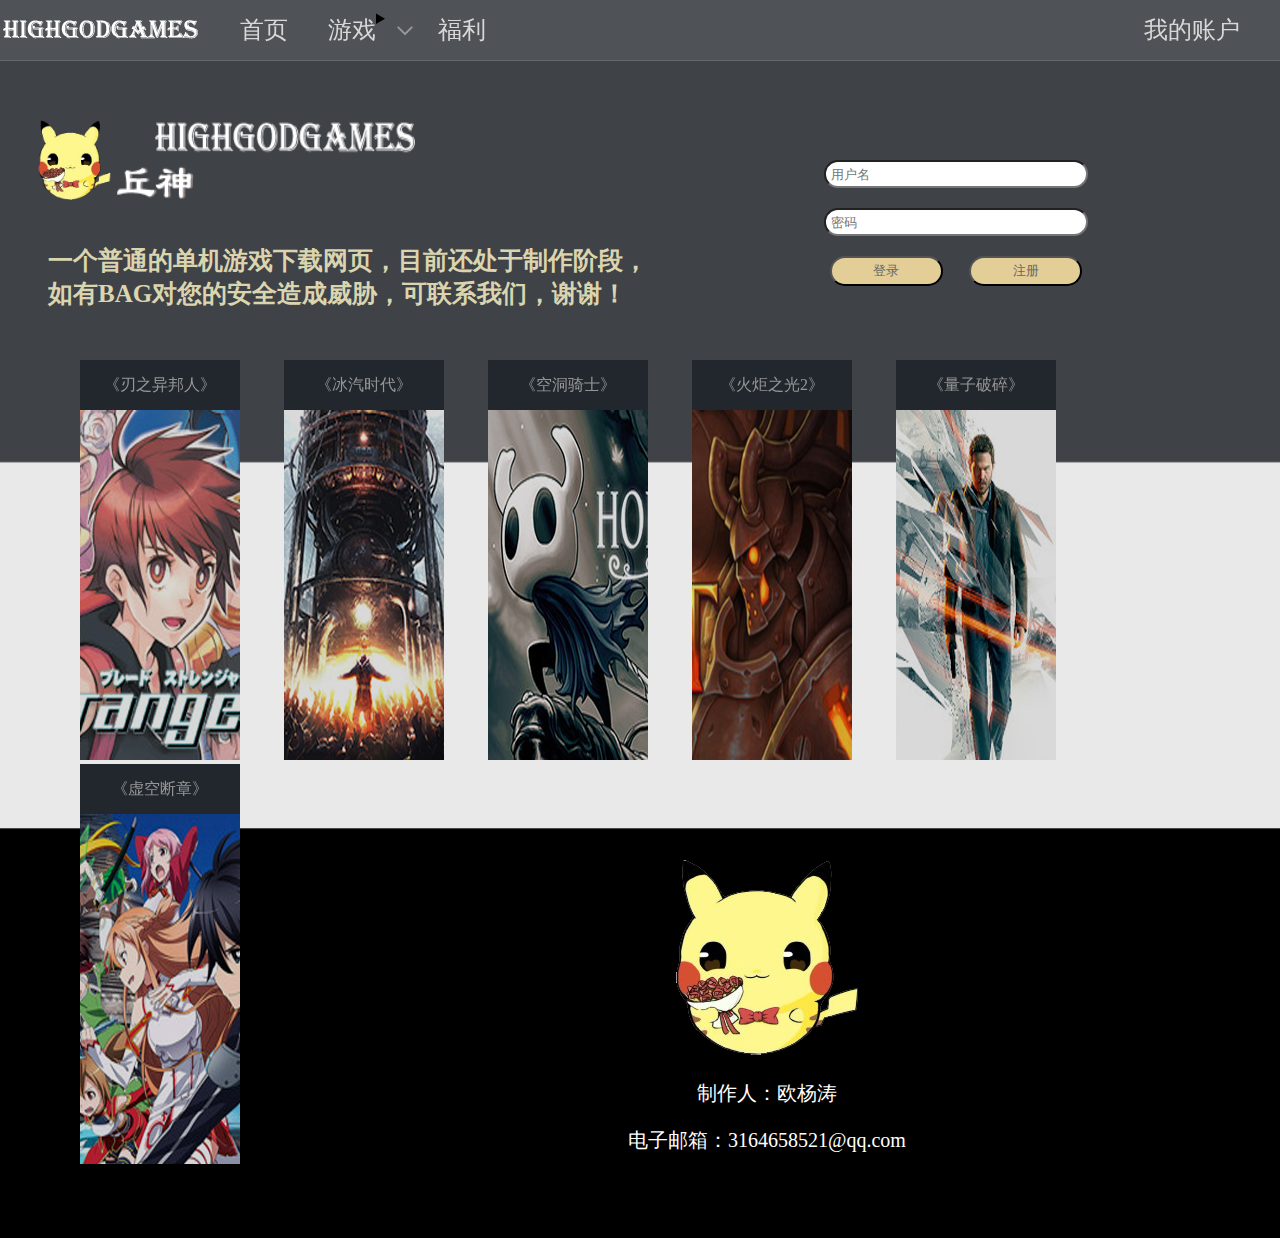
<file: semester/ html/index.html>
<!DOCTYPE html>
<html lang="en">
<head>
    <meta charset="UTF-8">
    <title>首页</title>
    <style>
        @import url(../css/initiate.css);
    </style>
</head>
<body>
<!--总DIV-->
<div>
    <!--导航栏-->
    <div id="navigation">
        <img src="../image/dh_logo.png" style="float: left" height="40" width="200"/>
        <a class="navigation_left" href="initiate.html">首页</a>
        <details class="details-2">
            <summary><a class="navigation_left">游戏</a></summary>
            <div class="box">
                <a href="Blade Strangers.html">
                    <div class="box_div">
                        <img src="../material/Blade Strangers/logo.jpg" height="50" width="100" class="box_div_img"><br>
                        <a style="float: top;">《刃之异邦人》</a>
                    </div>
                </a>
                <a href="Flight Simulator X.html">
                    <div class="box_div">
                        <img src="../material/Flight Simulator X/logo.png" height="50" width="100" class="box_div_img"/><br>
                        <a style="float: top;">《微软模拟飞行10》</a>
                    </div>
                </a>
                <a href="Frostpunk.html">
                    <div class="box_div">
                        <img src="../material/Frostpunk/logo.jpg" height="50" width="100" class="box_div_img"/><br>
                        <a style="float: top;">《冰汽时代》</a>
                    </div>
                </a>
                <a href="Hollow Knight.html">
                    <div class="box_div">
                        <img src="../material/Hollow Knight/logo.jpg" height="50" width="100" class="box_div_img"/><br>
                        <a style="float: top;">《空洞骑士》</a>
                    </div>
                </a>
                <a href="OrchlighT.html">
                    <div class="box_div">
                        <img src="../material/OrchlighT/logo.jpg" height="50" width="100" class="box_div_img"/><br>
                        <a style="float: top;">《火炬之光2》</a>
                    </div>
                </a>
                <a href="Quantum Break.html">
                    <div class="box_div">
                        <img src="../material/Quantum Break/logo.jpg" height="50" width="100" class="box_div_img"/><br>
                        <a style="float: top;">《量子破碎》</a>
                    </div>
                </a>
                <a href="rimworld.html">
                    <div class="box_div">
                        <img src="../material/rimworld/logo.jpg" height="50" width="100" class="box_div_img"/><br>
                        <a style="float: top;">《环世界》</a>
                    </div>
                </a>
                <a href="Sword Art Online.html">
                    <div class="box_div">
                        <img src="../material/Sword Art Online/logo.jpg" height="50" width="100"
                             class="box_div_img"/><br>
                        <a style="float: top;">《虚空断章》</a>
                    </div>
                </a>
            </div>
        </details>
        <a class="navigation_left">福利</a>
        <a class="navigation_right">我的账户</a>
    </div>
    <!--上面部分的内容-->
    <div style="float: top;width: 100%; height: 200px;margin-top: 80px;margin-bottom: 50px">
        <!--上面左部分的内容-->
        <div id="top_left">
            <div id="logo">
                <img src="../image/logo.png" height="80" width="73"/>
                <img src="../image/logo_date.png" height="80" width="300"/>
            </div>
            <div id="introduction">
                一个普通的单机游戏下载网页，目前还处于制作阶段，如有BAG对您的安全造成威胁，可联系我们，谢谢！
            </div>
        </div>
        <!--上面右部分的内容-->
        <div id="top_right">
            <input type="text" placeholder="用户名" class="top_right_input"></input>
            <input type="password" placeholder="密码" class="top_right_input"></input>
            <div class="top_right_button_div">
                <button class="top_right_button" style="float: left">登录</button>
                <button class="top_right_button" style="float: right">注册</button>
            </div>
        </div>
    </div>
    <!--中间部分的内容-->
    <div id="middle">
        <a href="Blade Strangers.html">
            <div class="middle_div">
                <div class="middle_div_a">《刃之异邦人》</div>
                <img src="../material/Blade Strangers/js.png" style="float: top"/>
            </div>
        </a>
        <a href="Frostpunk.html">
            <div class="middle_div">
                <div class="middle_div_a">《冰汽时代》</div>
                <img src="../material/Frostpunk/js.png" style="float: top"/>
            </div>
        </a>
        <a href="Hollow Knight.html">
            <div class="middle_div">
                <div class="middle_div_a">《空洞骑士》</div>
                <img src="../material/Hollow Knight/js.png" style="float: top"/>
            </div>
        </a>
        <a href="OrchlighT.html">
            <div class="middle_div">
                <div class="middle_div_a">《火炬之光2》</div>
                <img src="../material/OrchlighT/js.png" style="float: top"/>
            </div>
        </a>
        <a href="Quantum Break.html">
            <div class="middle_div">
                <div class="middle_div_a">《量子破碎》</div>
                <img src="../material/Quantum Break/js.png" style="float: top"/>
            </div>
        </a>
        <a href="Sword Art Online.html">
            <div class="middle_div">
                <div class="middle_div_a">《虚空断章》</div>
                <img src="../material/Sword Art Online/js.png" style="float: top"/>
            </div>
        </a>
    </div>
    <!--下面部分的内容-->
    <div id="bottom">
        <img src="../image/logo.png" height="195" width="183"/>
        <p>制作人：欧杨涛</p>
        <p>电子邮箱：3164658521@qq.com</p>
    </div>
</div>
</body>
</html>
</file>
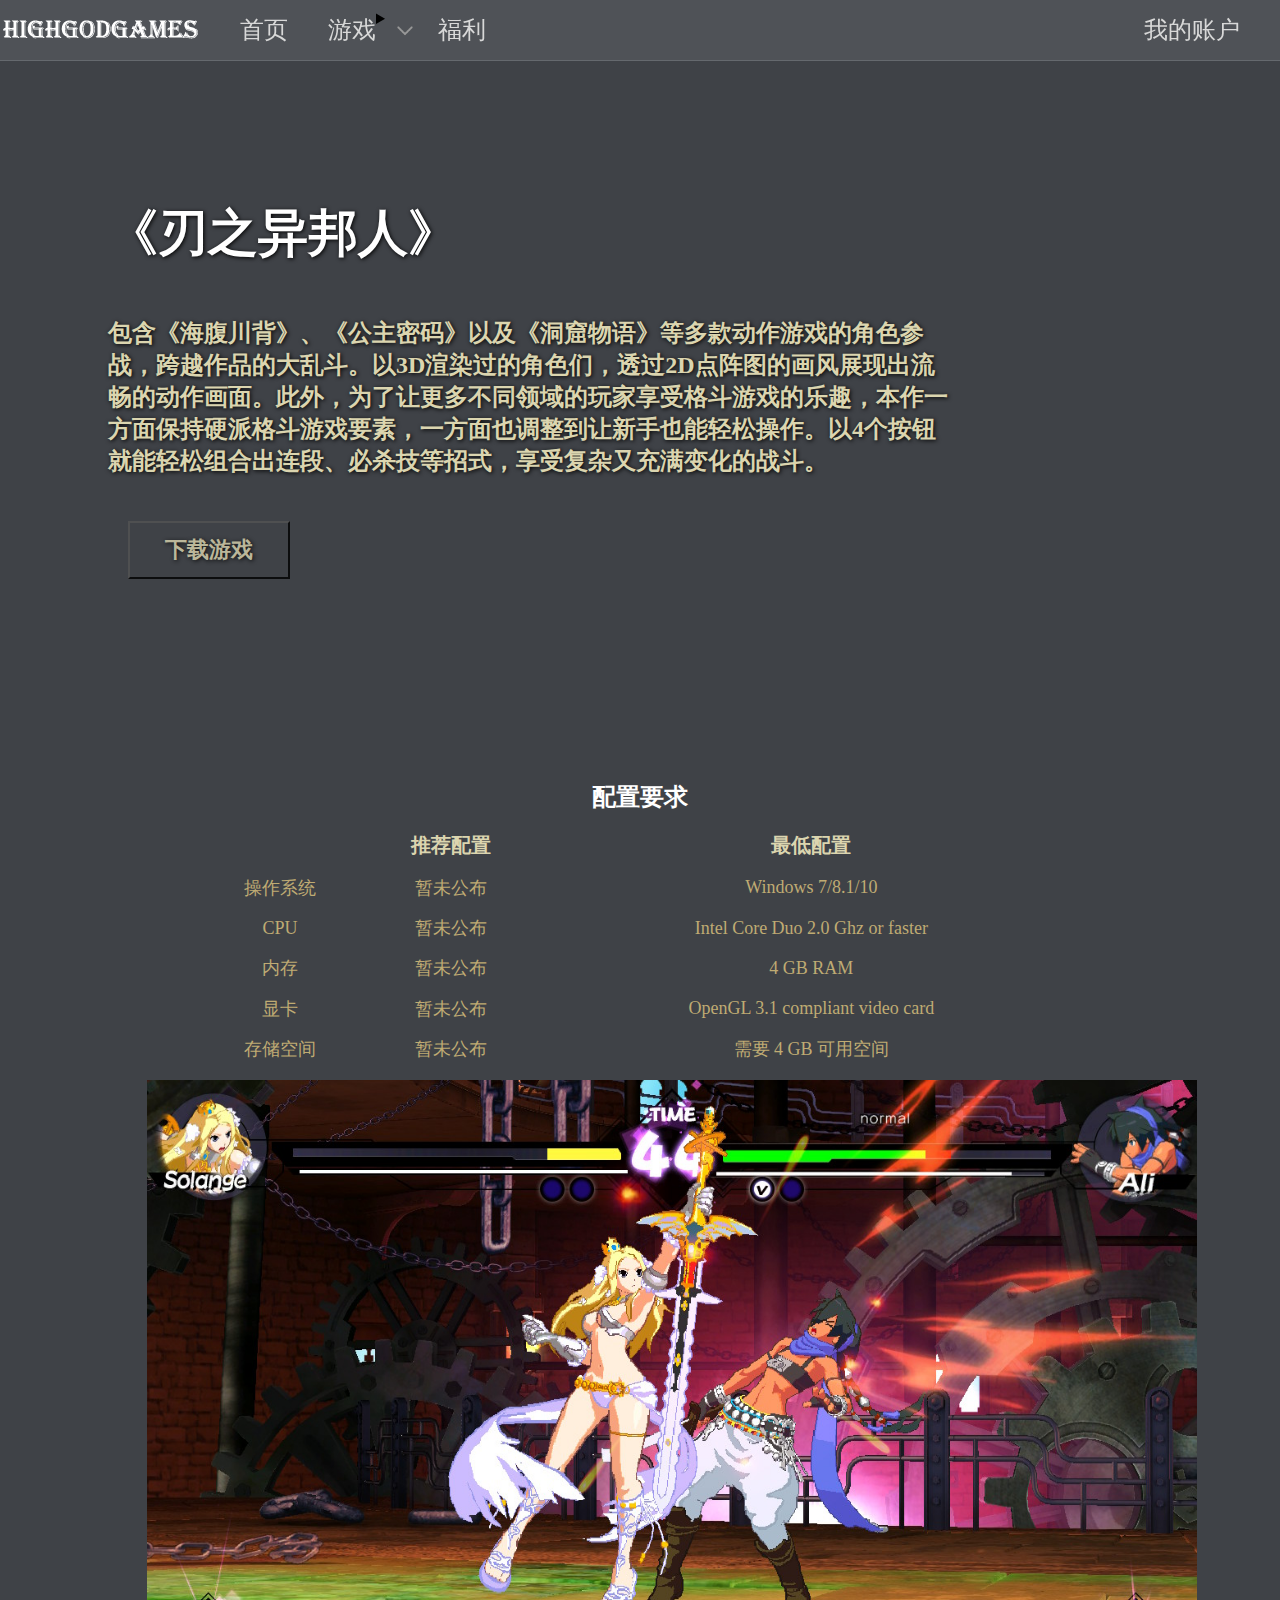
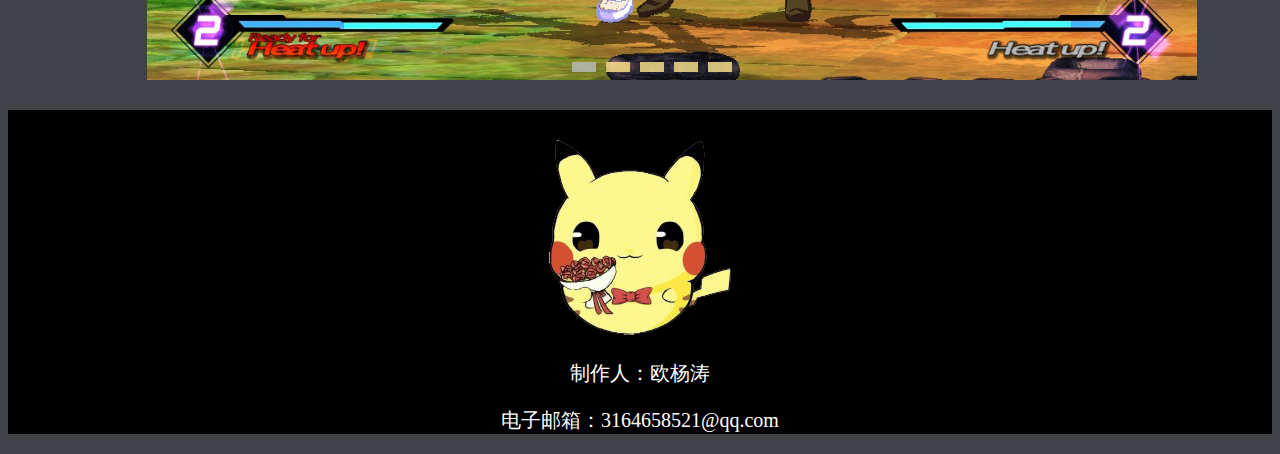
<file: semester/html/Blade Strangers.html>
<!DOCTYPE html>
<html lang="en">
<head>
    <meta charset="UTF-8">
    <title>刃之异邦人</title>
    <script src="http://ajax.aspnetcdn.com/ajax/jQuery/jquery-1.8.0.js"></script>
    <style>@import url(../css/Introduce.css);</style>
    <script src="../js/playimg.js"></script>
</head>
<body>

<!--视频背景-->
<video autoplay loop muted>
    <source src="https://cloud.video.taobao.com//play/u/891218760/p/1/e/6/t/1/212930490184.mp4" type="video/mp4"/>
</video>

<!--导航栏-->
<div id="navigation">
    <img src="../image/dh_logo.png" style="float: left" height="40" width="200"/>
    <a class="navigation_left" href="initiate.html">首页</a>
    <details class="details-2">
        <summary><a class="navigation_left">游戏</a></summary>
        <div class="box">
            <a href="Blade Strangers.html">
                <div class="box_div">
                    <img src="../material/Blade Strangers/logo.jpg" height="50" width="100" class="box_div_img"><br>
                    <a style="float: top;">《刃之异邦人》</a>
                </div>
            </a>
            <a href="Flight Simulator X.html">
                <div class="box_div">
                    <img src="../material/Flight Simulator X/logo.png" height="50" width="100" class="box_div_img"/><br>
                    <a style="float: top;">《微软模拟飞行10》</a>
                </div>
            </a>
            <a href="Frostpunk.html">
                <div class="box_div">
                    <img src="../material/Frostpunk/logo.jpg" height="50" width="100" class="box_div_img"/><br>
                    <a style="float: top;">《冰汽时代》</a>
                </div>
            </a>
            <a href="Hollow Knight.html">
                <div class="box_div">
                    <img src="../material/Hollow Knight/logo.jpg" height="50" width="100" class="box_div_img"/><br>
                    <a style="float: top;">《空洞骑士》</a>
                </div>
            </a>
            <a href="OrchlighT.html">
                <div class="box_div">
                    <img src="../material/OrchlighT/logo.jpg" height="50" width="100" class="box_div_img"/><br>
                    <a style="float: top;">《火炬之光2》</a>
                </div>
            </a>
            <a href="Quantum Break.html">
                <div class="box_div">
                    <img src="../material/Quantum Break/logo.jpg" height="50" width="100" class="box_div_img"/><br>
                    <a style="float: top;">《量子破碎》</a>
                </div>
            </a>
            <a href="rimworld.html">
                <div class="box_div">
                    <img src="../material/rimworld/logo.jpg" height="50" width="100" class="box_div_img"/><br>
                    <a style="float: top;">《环世界》</a>
                </div>
            </a>
            <a href="Sword Art Online.html">
                <div class="box_div">
                    <img src="../material/Sword Art Online/logo.jpg" height="50" width="100"
                         class="box_div_img"/><br>
                    <a style="float: top;">《虚空断章》</a>
                </div>
            </a>
        </div>
    </details>
    <a class="navigation_left">福利</a>
    <a class="navigation_right">我的账户</a>
</div>

<!--介绍-->
<div id="head">
    <p id="title">《刃之异邦人》</p>
    <p id="introduce">包含《海腹川背》、《公主密码》以及《洞窟物语》等多款动作游戏的角色参战，跨越作品的大乱斗。以3D渲染过的角色们，透过2D点阵图的画风展现出流畅的动作画面。此外，为了让更多不同领域的玩家享受格斗游戏的乐趣，本作一方面保持硬派格斗游戏要素，一方面也调整到让新手也能轻松操作。以4个按钮就能轻松组合出连段、必杀技等招式，享受复杂又充满变化的战斗。</p>
    <button id="btnDownload" onclick="window.open('https://pan.baidu.com/s/1VdzXWzhgbDGO4sOGqcKpAQ')">下载游戏</button><!--新页面打开下载链接-->
</div>

<!--配置-->
<div id="configuration">
    <table id="tablePz">
        <tr>
            <th id="th1" colspan="3">配置要求</th>
        </tr>
        <tr>
            <th class="th2"></th>
            <th class="th2">推荐配置</th>
            <th class="th2">最低配置</th>
        </tr>
        <tr>
            <td>操作系统</td>
            <td>暂未公布</td>
            <td>Windows 7/8.1/10</td>
        </tr>
        <tr>
            <td>CPU</td>
            <td>暂未公布</td>
            <td>Intel Core Duo 2.0 Ghz or faster</td>
        </tr>
        <tr>
            <td>内存</td>
            <td>暂未公布</td>
            <td>4 GB RAM</td>
        </tr>
        <tr>
            <td>显卡</td>
            <td>暂未公布</td>
            <td>OpenGL 3.1 compliant video card</td>
        </tr>
        <tr>
            <td>存储空间</td>
            <td>暂未公布</td>
            <td>需要 4 GB 可用空间</td>
        </tr>
    </table>
</div>


<!--轮播图-->
<div id="banner">
    <ul>
        <li class="on">
            1
        </li>
        <li>
            2
        </li>
        <li>
            3
        </li>
        <li>
            4
        </li>
        <li>
            5
        </li>
    </ul>
    <div id="banner_list">
        <a>
            <img src="../material/Blade Strangers/img/t1.jpg" height="600" width="1050"/>
        </a>
        <a>
            <img src="../material/Blade Strangers/img/t2.jpg" height="600" width="1050"/>
        </a>
        <a>
            <img src="../material/Blade Strangers/img/t3.jpg" height="600" width="1050"/>
        </a>
        <a>
            <img src="../material/Blade Strangers/img/t4.jpg" height="600" width="1050"/>
        </a>
        <a>
            <img src="../material/Blade Strangers/img/t5.jpg" height="600" width="1050"/>
        </a>
    </div>
</div>

<!--下面部分的内容-->
<div id="bottom">
    <img src="../image/logo.png" height="195" width="183"/>
    <p>制作人：欧杨涛</p>
    <p>电子邮箱：3164658521@qq.com</p>
</div>
</body>
</html>
</file>
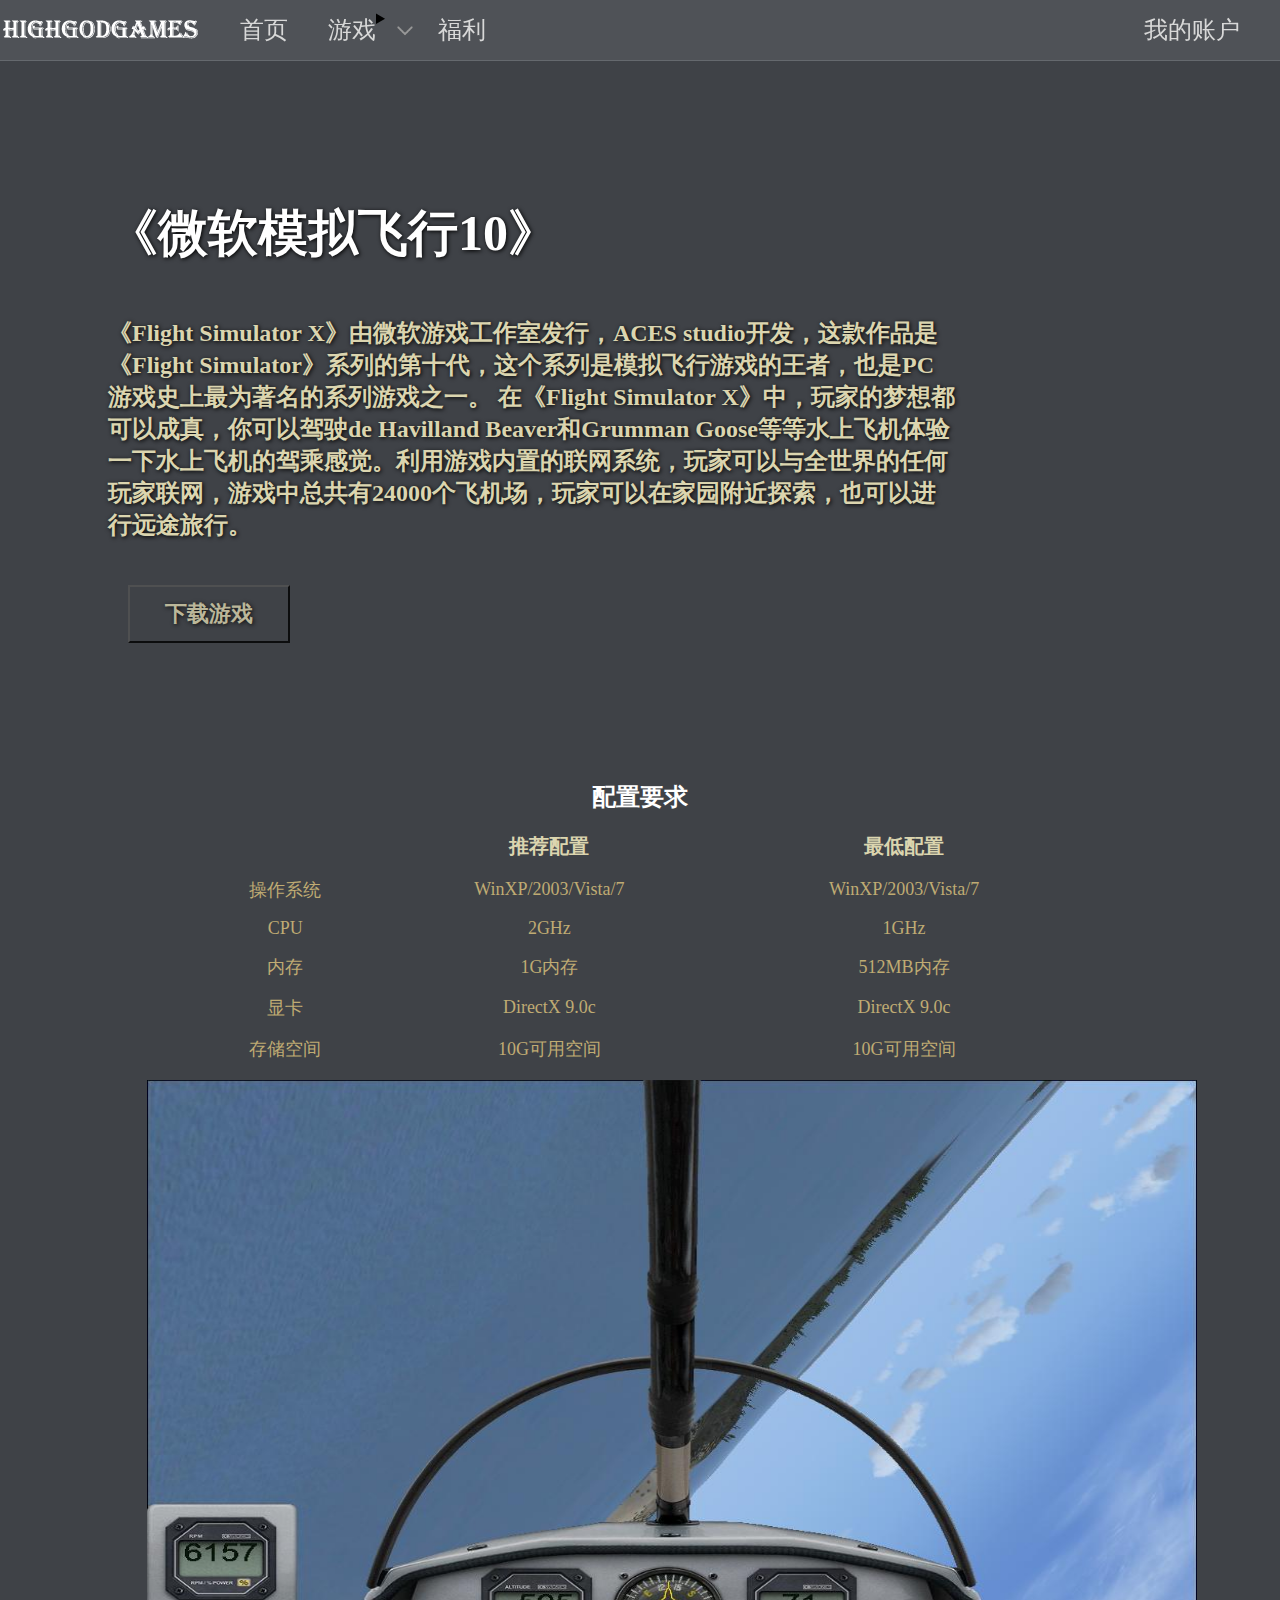
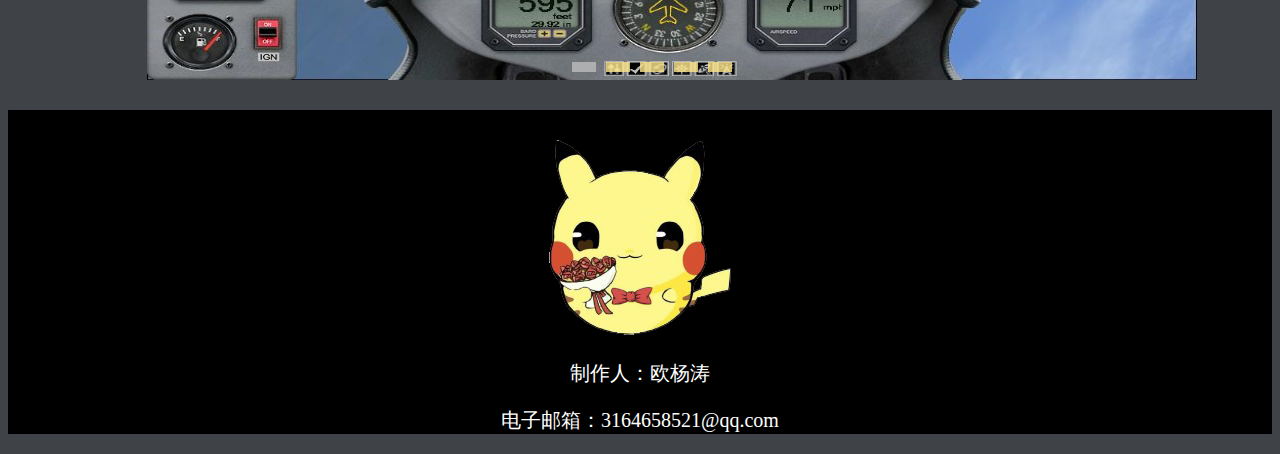
<file: semester/html/Flight Simulator X.html>
<!DOCTYPE html>
<html lang="en">
<head>
    <meta charset="UTF-8">
    <title>微软模拟飞行10</title>
    <script src="http://ajax.aspnetcdn.com/ajax/jQuery/jquery-1.8.0.js"></script>
    <style>@import url(../css/Introduce.css);</style>
    <script src="../js/playimg.js"></script>
</head>
<body>

<!--视频背景-->
<video autoplay loop muted>
    <source src="https://cloud.video.taobao.com//play/u/891218760/p/1/e/6/t/1/212566810176.mp4" type="video/mp4"/>
</video>

<!--导航栏-->
<div id="navigation">
    <img src="../image/dh_logo.png" style="float: left" height="40" width="200"/>
    <a class="navigation_left" href="initiate.html">首页</a>
    <details class="details-2">
        <summary><a class="navigation_left">游戏</a></summary>
        <div class="box">
            <a href="Blade Strangers.html">
                <div class="box_div">
                    <img src="../material/Blade Strangers/logo.jpg" height="50" width="100" class="box_div_img"><br>
                    <a style="float: top;">《刃之异邦人》</a>
                </div>
            </a>
            <a href="Flight Simulator X.html">
                <div class="box_div">
                    <img src="../material/Flight Simulator X/logo.png" height="50" width="100" class="box_div_img"/><br>
                    <a style="float: top;">《微软模拟飞行10》</a>
                </div>
            </a>
            <a href="Frostpunk.html">
                <div class="box_div">
                    <img src="../material/Frostpunk/logo.jpg" height="50" width="100" class="box_div_img"/><br>
                    <a style="float: top;">《冰汽时代》</a>
                </div>
            </a>
            <a href="Hollow Knight.html">
                <div class="box_div">
                    <img src="../material/Hollow Knight/logo.jpg" height="50" width="100" class="box_div_img"/><br>
                    <a style="float: top;">《空洞骑士》</a>
                </div>
            </a>
            <a href="OrchlighT.html">
                <div class="box_div">
                    <img src="../material/OrchlighT/logo.jpg" height="50" width="100" class="box_div_img"/><br>
                    <a style="float: top;">《火炬之光2》</a>
                </div>
            </a>
            <a href="Quantum Break.html">
                <div class="box_div">
                    <img src="../material/Quantum Break/logo.jpg" height="50" width="100" class="box_div_img"/><br>
                    <a style="float: top;">《量子破碎》</a>
                </div>
            </a>
            <a href="rimworld.html">
                <div class="box_div">
                    <img src="../material/rimworld/logo.jpg" height="50" width="100" class="box_div_img"/><br>
                    <a style="float: top;">《环世界》</a>
                </div>
            </a>
            <a href="Sword Art Online.html">
                <div class="box_div">
                    <img src="../material/Sword Art Online/logo.jpg" height="50" width="100"
                         class="box_div_img"/><br>
                    <a style="float: top;">《虚空断章》</a>
                </div>
            </a>
        </div>
    </details>
    <a class="navigation_left">福利</a>
    <a class="navigation_right">我的账户</a>
</div>

<!--介绍-->
<div id="head">
    <p id="title">《微软模拟飞行10》</p>
    <p id="introduce">《Flight Simulator X》由微软游戏工作室发行，ACES studio开发，这款作品是《Flight
        Simulator》系列的第十代，这个系列是模拟飞行游戏的王者，也是PC游戏史上最为著名的系列游戏之一。 在《Flight Simulator X》中，玩家的梦想都可以成真，你可以驾驶de Havilland
        Beaver和Grumman Goose等等水上飞机体验一下水上飞机的驾乘感觉。利用游戏内置的联网系统，玩家可以与全世界的任何玩家联网，游戏中总共有24000个飞机场，玩家可以在家园附近探索，也可以进行远途旅行。</p>
    <button id="btnDownload" onclick="window.open('https://pan.baidu.com/s/1rq3AtCc5POd4XRxOKuouSA')">下载游戏</button>
    <!--新页面打开下载链接-->
</div>

<!--配置-->
<div id="configuration">
    <table id="tablePz">
        <tr>
            <th id="th1" colspan="3">配置要求</th>
        </tr>
        <tr>
            <th class="th2"></th>
            <th class="th2">推荐配置</th>
            <th class="th2">最低配置</th>
        </tr>
        <tr>
            <td>操作系统</td>
            <td>WinXP/2003/Vista/7</td>
            <td>WinXP/2003/Vista/7</td>
        </tr>
        <tr>
            <td>CPU</td>
            <td>2GHz</td>
            <td>1GHz</td>
        </tr>
        <tr>
            <td>内存</td>
            <td>1G内存</td>
            <td>512MB内存</td>
        </tr>
        <tr>
            <td>显卡</td>
            <td>DirectX 9.0c</td>
            <td>DirectX 9.0c</td>
        </tr>
        <tr>
            <td>存储空间</td>
            <td>10G可用空间</td>
            <td>10G可用空间</td>
        </tr>
    </table>
</div>


<!--轮播图-->
<div id="banner">
    <ul>
        <li class="on">
            1
        </li>
        <li>
            2
        </li>
        <li>
            3
        </li>
        <li>
            4
        </li>
        <li>
            5
        </li>
    </ul>
    <div id="banner_list">
        <a>
            <img src="../material/Flight Simulator X/img/t1.jpg" height="600" width="1050"/>
        </a>
        <a>
            <img src="../material/Flight Simulator X/img/t2.jpg" height="600" width="1050"/>
        </a>
        <a>
            <img src="../material/Flight Simulator X/img/t3.jpg" height="600" width="1050"/>
        </a>
        <a>
            <img src="../material/Flight Simulator X/img/t4.jpg" height="600" width="1050"/>
        </a>
        <a>
            <img src="../material/Flight Simulator X/img/t5.jpg" height="600" width="1050"/>
        </a>
    </div>
</div>

<!--下面部分的内容-->
<div id="bottom">
    <img src="../image/logo.png" height="195" width="183"/>
    <p>制作人：欧杨涛</p>
    <p>电子邮箱：3164658521@qq.com</p>
</div>
</body>
</html>
</file>
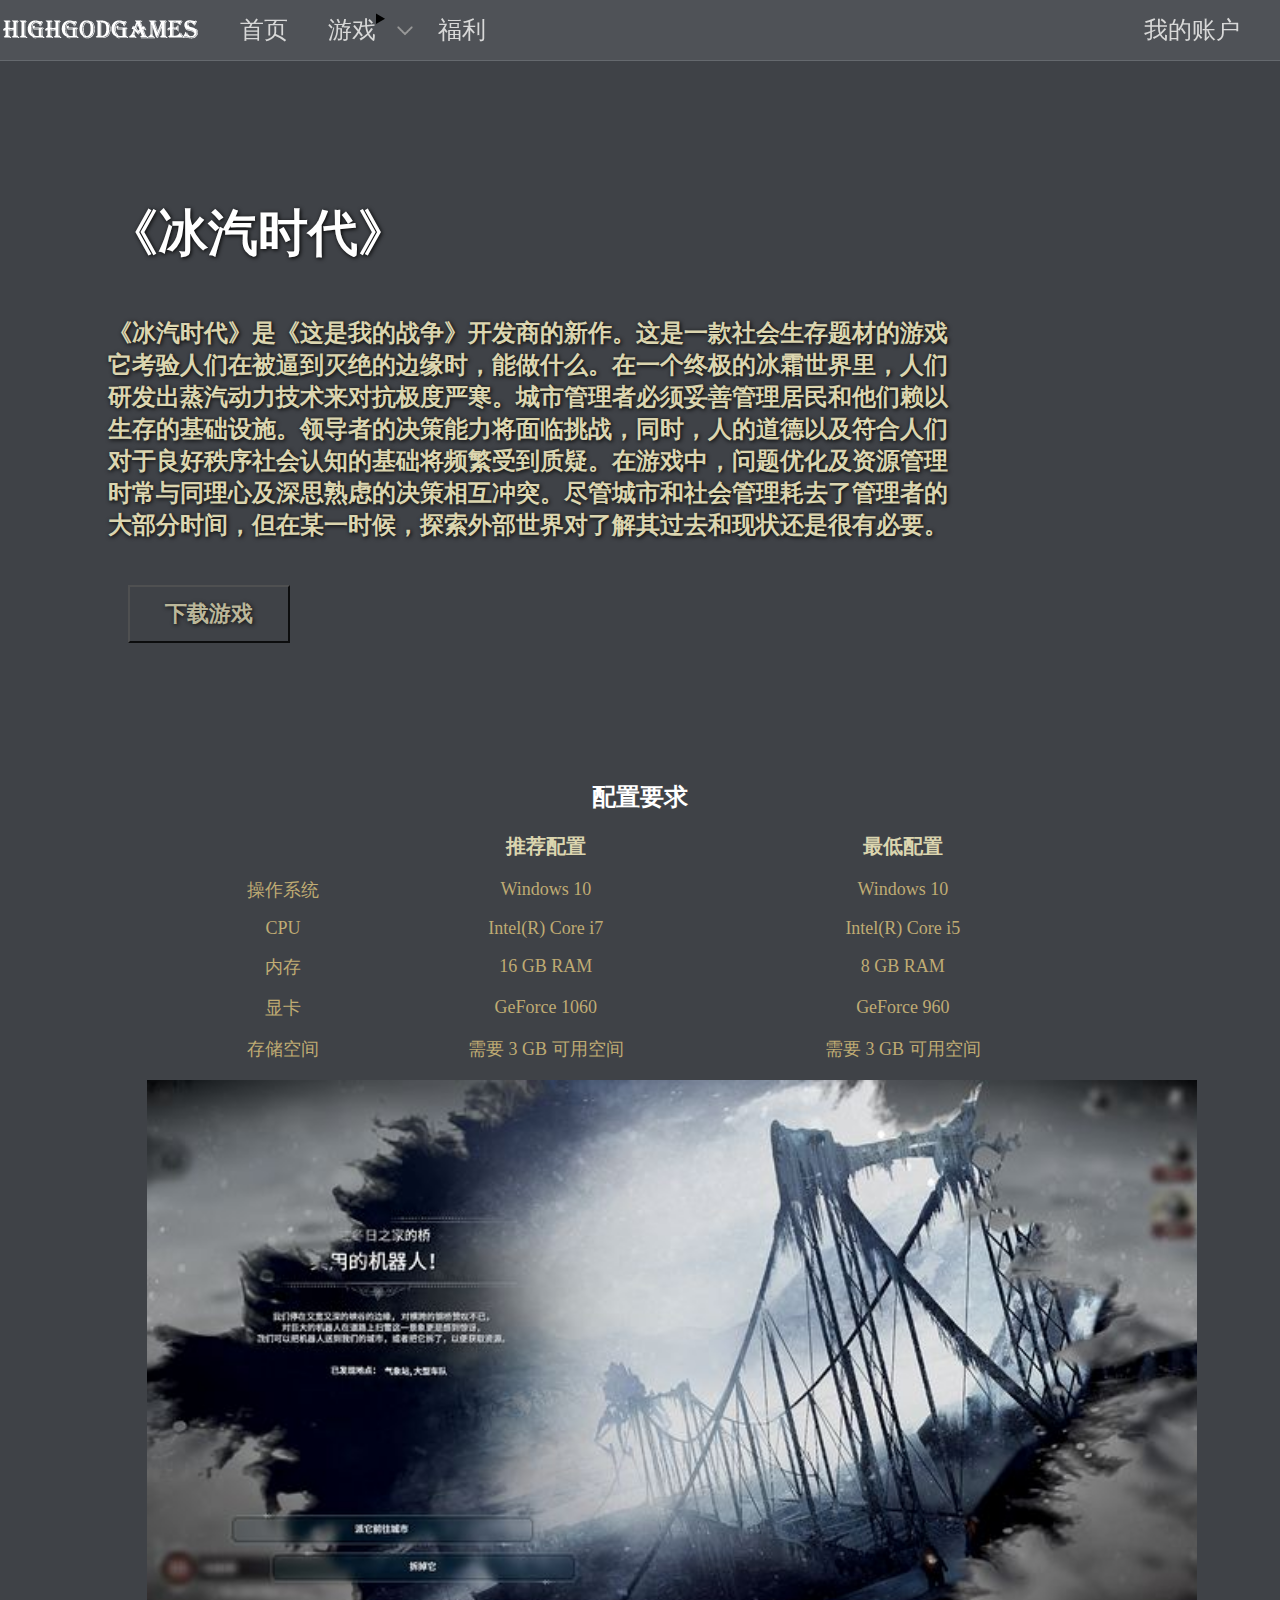
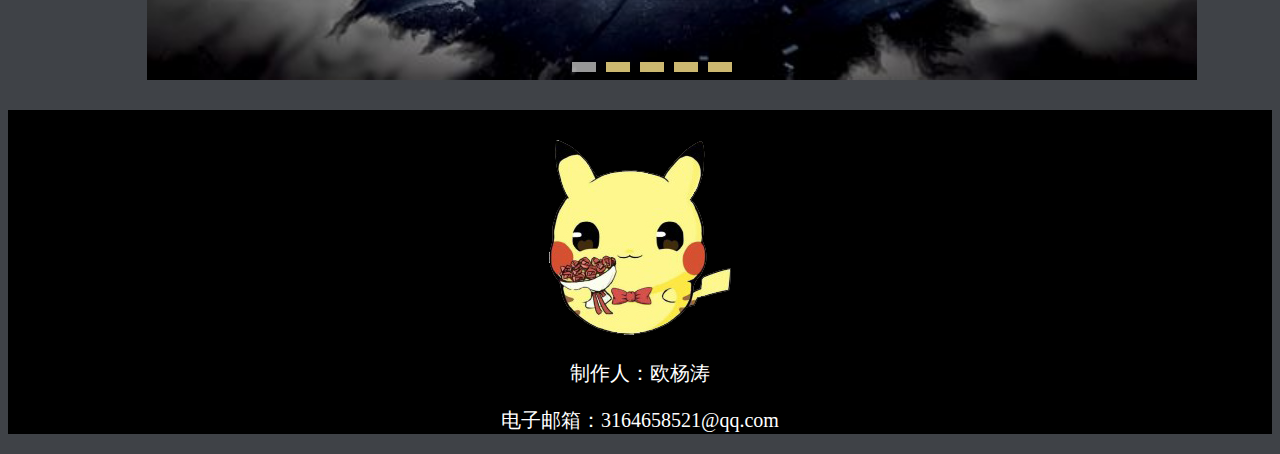
<file: semester/html/Frostpunk.html>
<!DOCTYPE html>
<html lang="en">
<head>
    <meta charset="UTF-8">
    <title>冰汽时代</title>
    <script src="http://ajax.aspnetcdn.com/ajax/jQuery/jquery-1.8.0.js"></script>
    <style>@import url(../css/Introduce.css);</style>
    <script src="../js/playimg.js"></script>
</head>
<body>

<!--视频背景-->
<video autoplay loop muted>
    <source src="http://cloud.video.taobao.com//play/u/891218760/p/1/e/6/t/1/50172768896.mp4" type="video/mp4"/>
</video>

<!--导航栏-->
<div id="navigation">
    <img src="../image/dh_logo.png" style="float: left" height="40" width="200"/>
    <a class="navigation_left" href="initiate.html">首页</a>
    <details class="details-2">
        <summary><a class="navigation_left">游戏</a></summary>
        <div class="box">
            <a href="Blade Strangers.html">
                <div class="box_div">
                    <img src="../material/Blade Strangers/logo.jpg" height="50" width="100" class="box_div_img"><br>
                    <a style="float: top;">《刃之异邦人》</a>
                </div>
            </a>
            <a href="Flight Simulator X.html">
                <div class="box_div">
                    <img src="../material/Flight Simulator X/logo.png" height="50" width="100" class="box_div_img"/><br>
                    <a style="float: top;">《微软模拟飞行10》</a>
                </div>
            </a>
            <a href="Frostpunk.html">
                <div class="box_div">
                    <img src="../material/Frostpunk/logo.jpg" height="50" width="100" class="box_div_img"/><br>
                    <a style="float: top;">《冰汽时代》</a>
                </div>
            </a>
            <a href="Hollow Knight.html">
                <div class="box_div">
                    <img src="../material/Hollow Knight/logo.jpg" height="50" width="100" class="box_div_img"/><br>
                    <a style="float: top;">《空洞骑士》</a>
                </div>
            </a>
            <a href="OrchlighT.html">
                <div class="box_div">
                    <img src="../material/OrchlighT/logo.jpg" height="50" width="100" class="box_div_img"/><br>
                    <a style="float: top;">《火炬之光2》</a>
                </div>
            </a>
            <a href="Quantum Break.html">
                <div class="box_div">
                    <img src="../material/Quantum Break/logo.jpg" height="50" width="100" class="box_div_img"/><br>
                    <a style="float: top;">《量子破碎》</a>
                </div>
            </a>
            <a href="rimworld.html">
                <div class="box_div">
                    <img src="../material/rimworld/logo.jpg" height="50" width="100" class="box_div_img"/><br>
                    <a style="float: top;">《环世界》</a>
                </div>
            </a>
            <a href="Sword Art Online.html">
                <div class="box_div">
                    <img src="../material/Sword Art Online/logo.jpg" height="50" width="100"
                         class="box_div_img"/><br>
                    <a style="float: top;">《虚空断章》</a>
                </div>
            </a>
        </div>
    </details>
    <a class="navigation_left">福利</a>
    <a class="navigation_right">我的账户</a>
</div>

<!--介绍-->
<div id="head">
    <p id="title">《冰汽时代》</p>
    <p id="introduce">
        《冰汽时代》是《这是我的战争》开发商的新作。这是一款社会生存题材的游戏它考验人们在被逼到灭绝的边缘时，能做什么。在一个终极的冰霜世界里，人们研发出蒸汽动力技术来对抗极度严寒。城市管理者必须妥善管理居民和他们赖以生存的基础设施。领导者的决策能力将面临挑战，同时，人的道德以及符合人们对于良好秩序社会认知的基础将频繁受到质疑。在游戏中，问题优化及资源管理时常与同理心及深思熟虑的决策相互冲突。尽管城市和社会管理耗去了管理者的大部分时间，但在某一时候，探索外部世界对了解其过去和现状还是很有必要。</p>
    <button id="btnDownload" onclick="window.open('https://pan.baidu.com/s/1sXjBz1aIuVM1VyunxS4dJg')">下载游戏</button>
    <!--新页面打开下载链接-->
</div>

<!--配置-->
<div id="configuration">
    <table id="tablePz">
        <tr>
            <th id="th1" colspan="3">配置要求</th>
        </tr>
        <tr>
            <th class="th2"></th>
            <th class="th2">推荐配置</th>
            <th class="th2">最低配置</th>
        </tr>
        <tr>
            <td>操作系统</td>
            <td>Windows 10</td>
            <td>Windows 10</td>
        </tr>
        <tr>
            <td>CPU</td>
            <td>Intel(R) Core i7</td>
            <td>Intel(R) Core i5</td>
        </tr>
        <tr>
            <td>内存</td>
            <td>16 GB RAM</td>
            <td>8 GB RAM</td>
        </tr>
        <tr>
            <td>显卡</td>
            <td>GeForce 1060</td>
            <td>GeForce 960</td>
        </tr>
        <tr>
            <td>存储空间</td>
            <td>需要 3 GB 可用空间</td>
            <td>需要 3 GB 可用空间</td>
        </tr>
    </table>
</div>


<!--轮播图-->
<div id="banner">
    <ul>
        <li class="on">
            1
        </li>
        <li>
            2
        </li>
        <li>
            3
        </li>
        <li>
            4
        </li>
        <li>
            5
        </li>
    </ul>
    <div id="banner_list">
        <a>
            <img src="../material/Frostpunk/img/t1.jpg" height="600" width="1050"/>
        </a>
        <a>
            <img src="../material/Frostpunk/img/t2.jpg" height="600" width="1050"/>
        </a>
        <a>
            <img src="../material/Frostpunk/img/t3.jpg" height="600" width="1050"/>
        </a>
        <a>
            <img src="../material/Frostpunk/img/t4.jpg" height="600" width="1050"/>
        </a>
        <a>
            <img src="../material/Frostpunk/img/t5.jpg" height="600" width="1050"/>
        </a>
    </div>
</div>

<!--下面部分的内容-->
<div id="bottom">
    <img src="../image/logo.png" height="195" width="183"/>
    <p>制作人：欧杨涛</p>
    <p>电子邮箱：3164658521@qq.com</p>
</div>
</body>
</html>
</file>
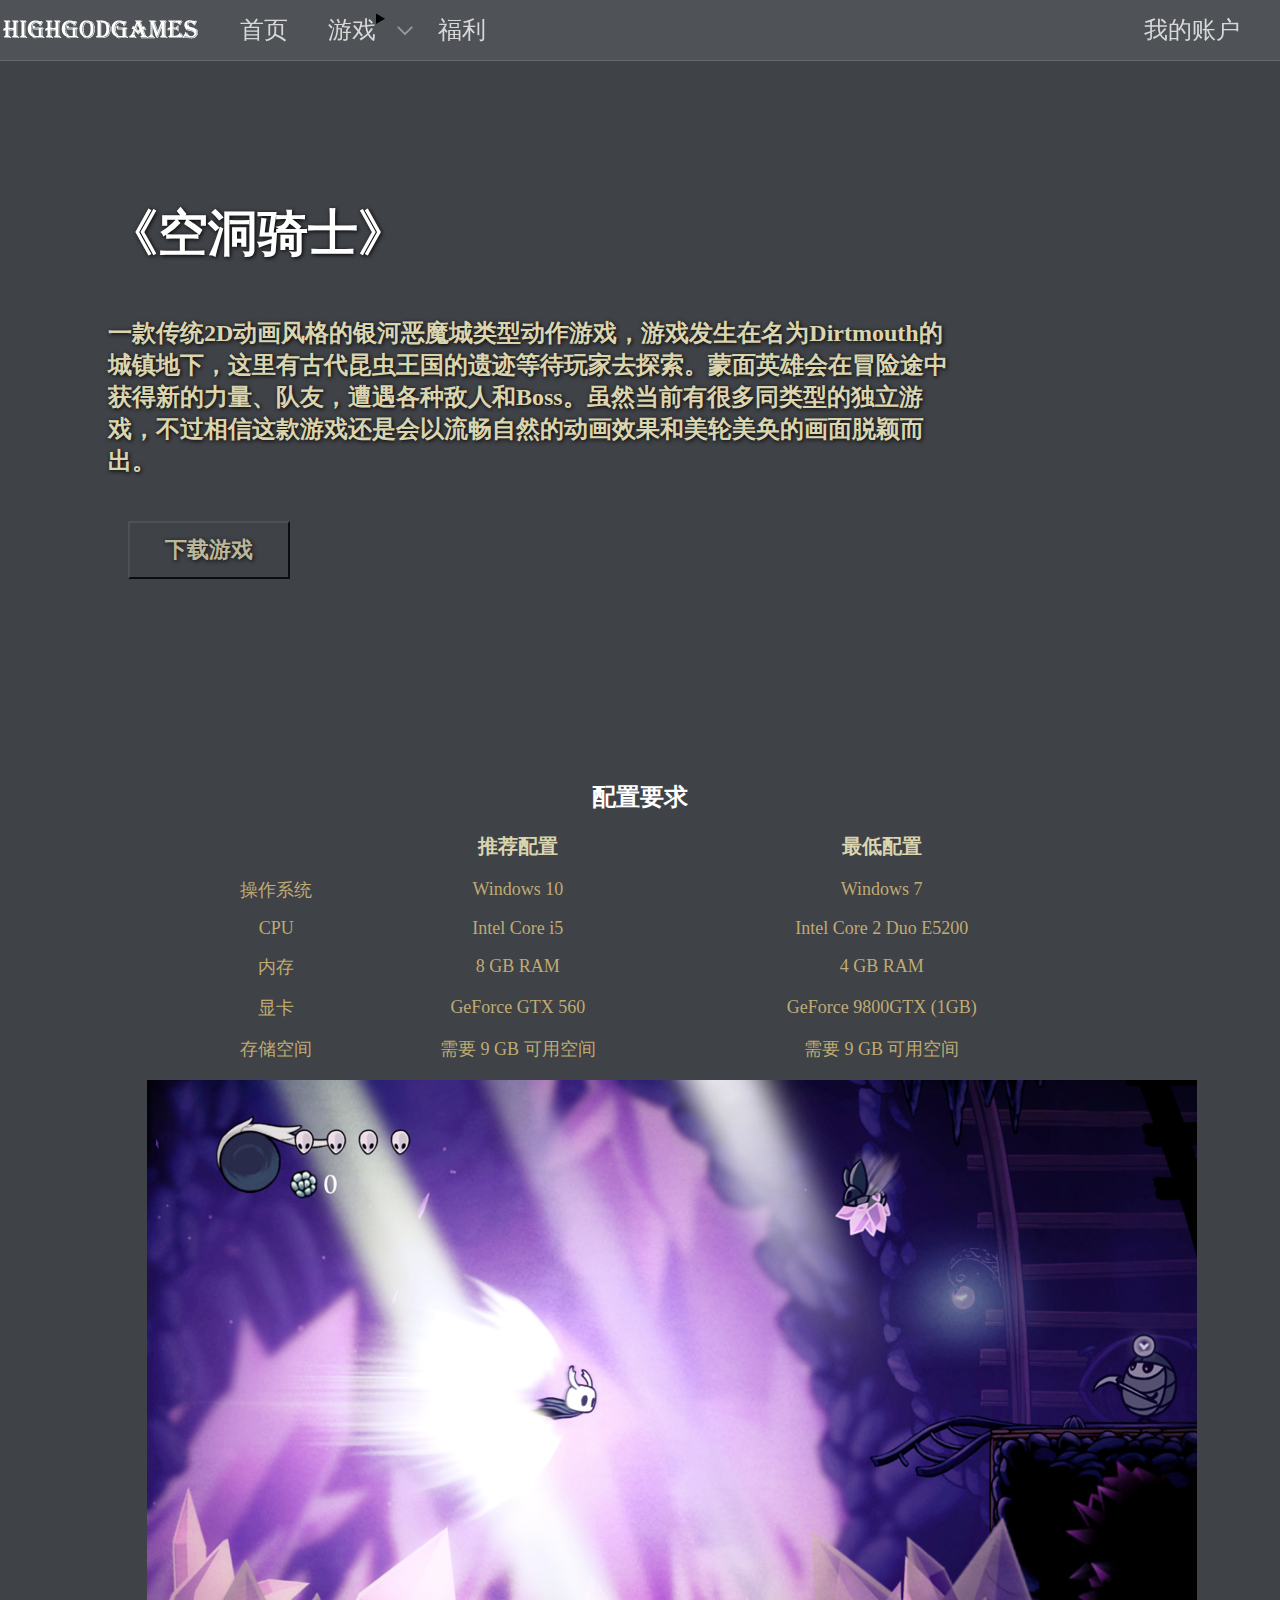
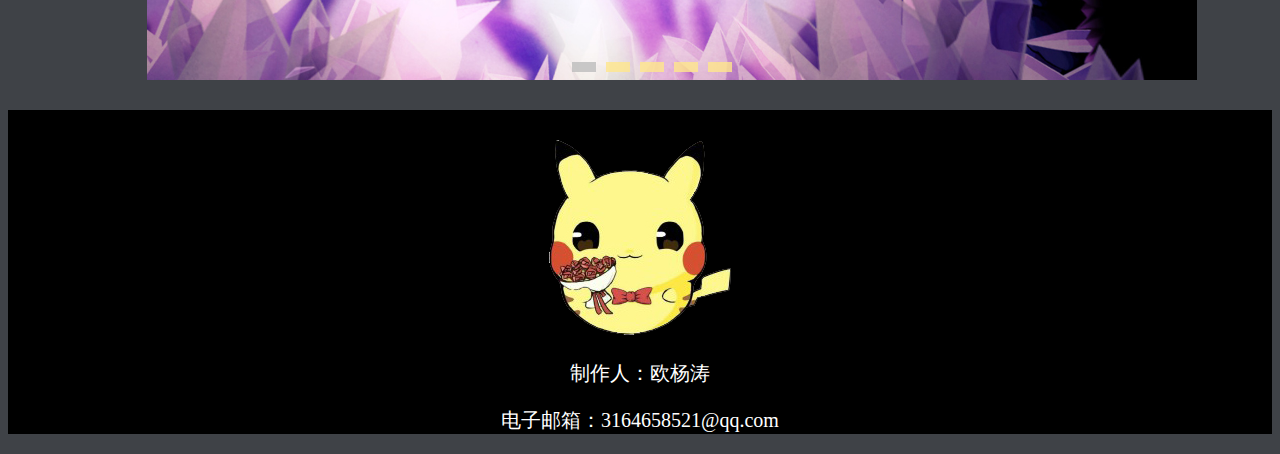
<file: semester/html/Hollow Knight.html>
<!DOCTYPE html>
<html lang="en">
<head>
    <meta charset="UTF-8">
    <title>空洞骑士</title>
    <script src="http://ajax.aspnetcdn.com/ajax/jQuery/jquery-1.8.0.js"></script>
    <style>@import url(../css/Introduce.css);</style>
    <script src="../js/playimg.js"></script>
</head>
<body>

<!--视频背景-->
<video autoplay loop muted>
    <source src="http://cloud.video.taobao.com//play/u/891218760/p/1/e/6/t/1/50270894408.mp4" type="video/mp4"/>
</video>

<!--导航栏-->
<div id="navigation">
    <img src="../image/dh_logo.png" style="float: left" height="40" width="200"/>
    <a class="navigation_left" href="initiate.html">首页</a>
    <details class="details-2">
        <summary><a class="navigation_left">游戏</a></summary>
        <div class="box">
            <a href="Blade Strangers.html">
                <div class="box_div">
                    <img src="../material/Blade Strangers/logo.jpg" height="50" width="100" class="box_div_img"><br>
                    <a style="float: top;">《刃之异邦人》</a>
                </div>
            </a>
            <a href="Flight Simulator X.html">
                <div class="box_div">
                    <img src="../material/Flight Simulator X/logo.png" height="50" width="100" class="box_div_img"/><br>
                    <a style="float: top;">《微软模拟飞行10》</a>
                </div>
            </a>
            <a href="Frostpunk.html">
                <div class="box_div">
                    <img src="../material/Frostpunk/logo.jpg" height="50" width="100" class="box_div_img"/><br>
                    <a style="float: top;">《冰汽时代》</a>
                </div>
            </a>
            <a href="Hollow Knight.html">
                <div class="box_div">
                    <img src="../material/Hollow Knight/logo.jpg" height="50" width="100" class="box_div_img"/><br>
                    <a style="float: top;">《空洞骑士》</a>
                </div>
            </a>
            <a href="OrchlighT.html">
                <div class="box_div">
                    <img src="../material/OrchlighT/logo.jpg" height="50" width="100" class="box_div_img"/><br>
                    <a style="float: top;">《火炬之光2》</a>
                </div>
            </a>
            <a href="Quantum Break.html">
                <div class="box_div">
                    <img src="../material/Quantum Break/logo.jpg" height="50" width="100" class="box_div_img"/><br>
                    <a style="float: top;">《量子破碎》</a>
                </div>
            </a>
            <a href="rimworld.html">
                <div class="box_div">
                    <img src="../material/rimworld/logo.jpg" height="50" width="100" class="box_div_img"/><br>
                    <a style="float: top;">《环世界》</a>
                </div>
            </a>
            <a href="Sword Art Online.html">
                <div class="box_div">
                    <img src="../material/Sword Art Online/logo.jpg" height="50" width="100"
                         class="box_div_img"/><br>
                    <a style="float: top;">《虚空断章》</a>
                </div>
            </a>
        </div>
    </details>
    <a class="navigation_left">福利</a>
    <a class="navigation_right">我的账户</a>
</div>

<!--介绍-->
<div id="head">
    <p id="title">《空洞骑士》</p>
    <p id="introduce">一款传统2D动画风格的银河恶魔城类型动作游戏，游戏发生在名为Dirtmouth的城镇地下，这里有古代昆虫王国的遗迹等待玩家去探索。蒙面英雄会在冒险途中获得新的力量、队友，遭遇各种敌人和Boss。虽然当前有很多同类型的独立游戏，不过相信这款游戏还是会以流畅自然的动画效果和美轮美奂的画面脱颖而出。</p>
    <button id="btnDownload" onclick="window.open('http://pan.baidu.com/s/1c10T90')">下载游戏</button><!--新页面打开下载链接-->
</div>

<!--配置-->
<div id="configuration">
    <table id="tablePz">
        <tr>
            <th id="th1" colspan="3">配置要求</th>
        </tr>
        <tr>
            <th class="th2"></th>
            <th class="th2">推荐配置</th>
            <th class="th2">最低配置</th>
        </tr>
        <tr>
            <td>操作系统</td>
            <td>Windows 10</td>
            <td>Windows 7</td>
        </tr>
        <tr>
            <td>CPU</td>
            <td>Intel Core i5</td>
            <td>Intel Core 2 Duo E5200</td>
        </tr>
        <tr>
            <td>内存</td>
            <td>8 GB RAM</td>
            <td>4 GB RAM</td>
        </tr>
        <tr>
            <td>显卡</td>
            <td>GeForce GTX 560</td>
            <td>GeForce 9800GTX (1GB)</td>
        </tr>
        <tr>
            <td>存储空间</td>
            <td>需要 9 GB 可用空间</td>
            <td>需要 9 GB 可用空间</td>
        </tr>
    </table>
</div>


<!--轮播图-->
<div id="banner">
    <ul>
        <li class="on">
            1
        </li>
        <li>
            2
        </li>
        <li>
            3
        </li>
        <li>
            4
        </li>
        <li>
            5
        </li>
    </ul>
    <div id="banner_list">
        <a>
            <img src="../material/Hollow Knight/img/t1.jpg" height="600" width="1050"/>
        </a>
        <a>
            <img src="../material/Hollow Knight/img/t2.jpg" height="600" width="1050"/>
        </a>
        <a>
            <img src="../material/Hollow Knight/img/t3.jpg" height="600" width="1050"/>
        </a>
        <a>
            <img src="../material/Hollow Knight/img/t4.jpg" height="600" width="1050"/>
        </a>
        <a>
            <img src="../material/Hollow Knight/img/t5.jpg" height="600" width="1050"/>
        </a>
    </div>
</div>

<!--下面部分的内容-->
<div id="bottom">
    <img src="../image/logo.png" height="195" width="183"/>
    <p>制作人：欧杨涛</p>
    <p>电子邮箱：3164658521@qq.com</p>
</div>
</body>
</html>
</file>
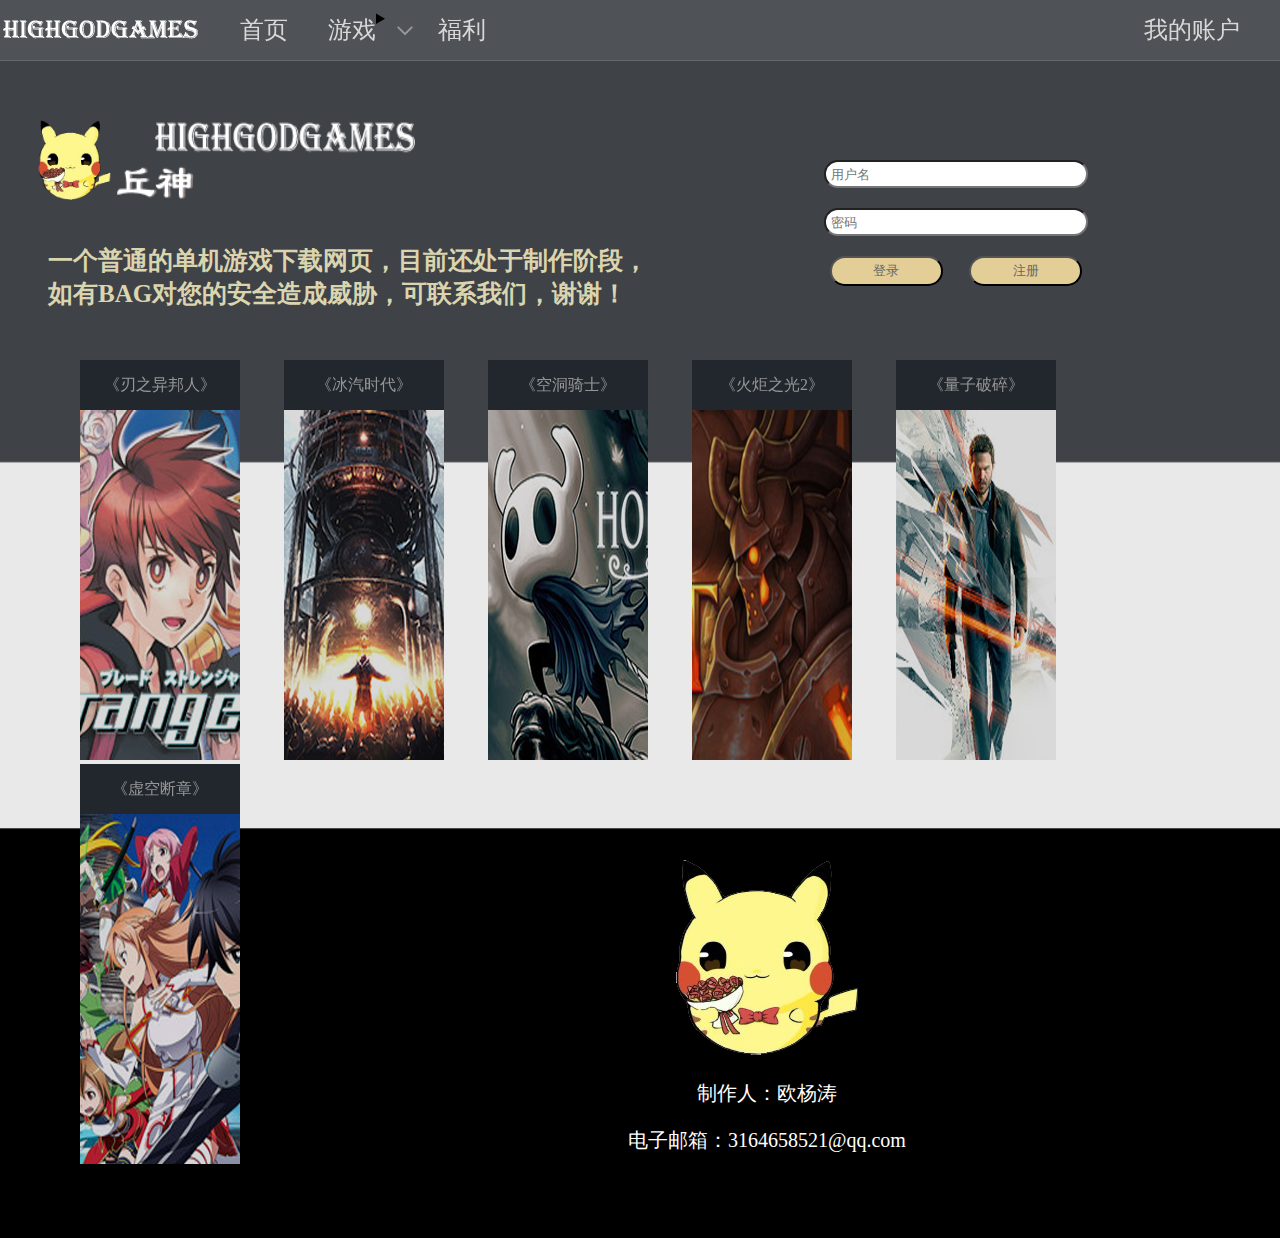
<file: semester/html/initiate.html>
<!DOCTYPE html>
<html lang="en">
<head>
    <meta charset="UTF-8">
    <title>首页</title>
    <style>
        @import url(../css/initiate.css);
    </style>
</head>
<body>
<!--总DIV-->
<div>
    <!--导航栏-->
    <div id="navigation">
        <img src="../image/dh_logo.png" style="float: left" height="40" width="200"/>
        <a class="navigation_left" href="initiate.html">首页</a>
        <details class="details-2">
            <summary><a class="navigation_left">游戏</a></summary>
            <div class="box">
                <a href="Blade Strangers.html">
                    <div class="box_div">
                        <img src="../material/Blade Strangers/logo.jpg" height="50" width="100" class="box_div_img"><br>
                        <a style="float: top;">《刃之异邦人》</a>
                    </div>
                </a>
                <a href="Flight Simulator X.html">
                    <div class="box_div">
                        <img src="../material/Flight Simulator X/logo.png" height="50" width="100" class="box_div_img"/><br>
                        <a style="float: top;">《微软模拟飞行10》</a>
                    </div>
                </a>
                <a href="Frostpunk.html">
                    <div class="box_div">
                        <img src="../material/Frostpunk/logo.jpg" height="50" width="100" class="box_div_img"/><br>
                        <a style="float: top;">《冰汽时代》</a>
                    </div>
                </a>
                <a href="Hollow Knight.html">
                    <div class="box_div">
                        <img src="../material/Hollow Knight/logo.jpg" height="50" width="100" class="box_div_img"/><br>
                        <a style="float: top;">《空洞骑士》</a>
                    </div>
                </a>
                <a href="OrchlighT.html">
                    <div class="box_div">
                        <img src="../material/OrchlighT/logo.jpg" height="50" width="100" class="box_div_img"/><br>
                        <a style="float: top;">《火炬之光2》</a>
                    </div>
                </a>
                <a href="Quantum Break.html">
                    <div class="box_div">
                        <img src="../material/Quantum Break/logo.jpg" height="50" width="100" class="box_div_img"/><br>
                        <a style="float: top;">《量子破碎》</a>
                    </div>
                </a>
                <a href="rimworld.html">
                    <div class="box_div">
                        <img src="../material/rimworld/logo.jpg" height="50" width="100" class="box_div_img"/><br>
                        <a style="float: top;">《环世界》</a>
                    </div>
                </a>
                <a href="Sword Art Online.html">
                    <div class="box_div">
                        <img src="../material/Sword Art Online/logo.jpg" height="50" width="100"
                             class="box_div_img"/><br>
                        <a style="float: top;">《虚空断章》</a>
                    </div>
                </a>
            </div>
        </details>
        <a class="navigation_left">福利</a>
        <a class="navigation_right">我的账户</a>
    </div>
    <!--上面部分的内容-->
    <div style="float: top;width: 100%; height: 200px;margin-top: 80px;margin-bottom: 50px">
        <!--上面左部分的内容-->
        <div id="top_left">
            <div id="logo">
                <img src="../image/logo.png" height="80" width="73"/>
                <img src="../image/logo_date.png" height="80" width="300"/>
            </div>
            <div id="introduction">
                一个普通的单机游戏下载网页，目前还处于制作阶段，如有BAG对您的安全造成威胁，可联系我们，谢谢！
            </div>
        </div>
        <!--上面右部分的内容-->
        <div id="top_right">
            <input type="text" placeholder="用户名" class="top_right_input"></input>
            <input type="password" placeholder="密码" class="top_right_input"></input>
            <div class="top_right_button_div">
                <button class="top_right_button" style="float: left">登录</button>
                <button class="top_right_button" style="float: right">注册</button>
            </div>
        </div>
    </div>
    <!--中间部分的内容-->
    <div id="middle">
        <a href="Blade Strangers.html">
            <div class="middle_div">
                <div class="middle_div_a">《刃之异邦人》</div>
                <img src="../material/Blade Strangers/js.png" style="float: top"/>
            </div>
        </a>
        <a href="Frostpunk.html">
            <div class="middle_div">
                <div class="middle_div_a">《冰汽时代》</div>
                <img src="../material/Frostpunk/js.png" style="float: top"/>
            </div>
        </a>
        <a href="Hollow Knight.html">
            <div class="middle_div">
                <div class="middle_div_a">《空洞骑士》</div>
                <img src="../material/Hollow Knight/js.png" style="float: top"/>
            </div>
        </a>
        <a href="OrchlighT.html">
            <div class="middle_div">
                <div class="middle_div_a">《火炬之光2》</div>
                <img src="../material/OrchlighT/js.png" style="float: top"/>
            </div>
        </a>
        <a href="Quantum Break.html">
            <div class="middle_div">
                <div class="middle_div_a">《量子破碎》</div>
                <img src="../material/Quantum Break/js.png" style="float: top"/>
            </div>
        </a>
        <a href="Sword Art Online.html">
            <div class="middle_div">
                <div class="middle_div_a">《虚空断章》</div>
                <img src="../material/Sword Art Online/js.png" style="float: top"/>
            </div>
        </a>
    </div>
    <!--下面部分的内容-->
    <div id="bottom">
        <img src="../image/logo.png" height="195" width="183"/>
        <p>制作人：欧杨涛</p>
        <p>电子邮箱：3164658521@qq.com</p>
    </div>
</div>
</body>
</html>
</file>
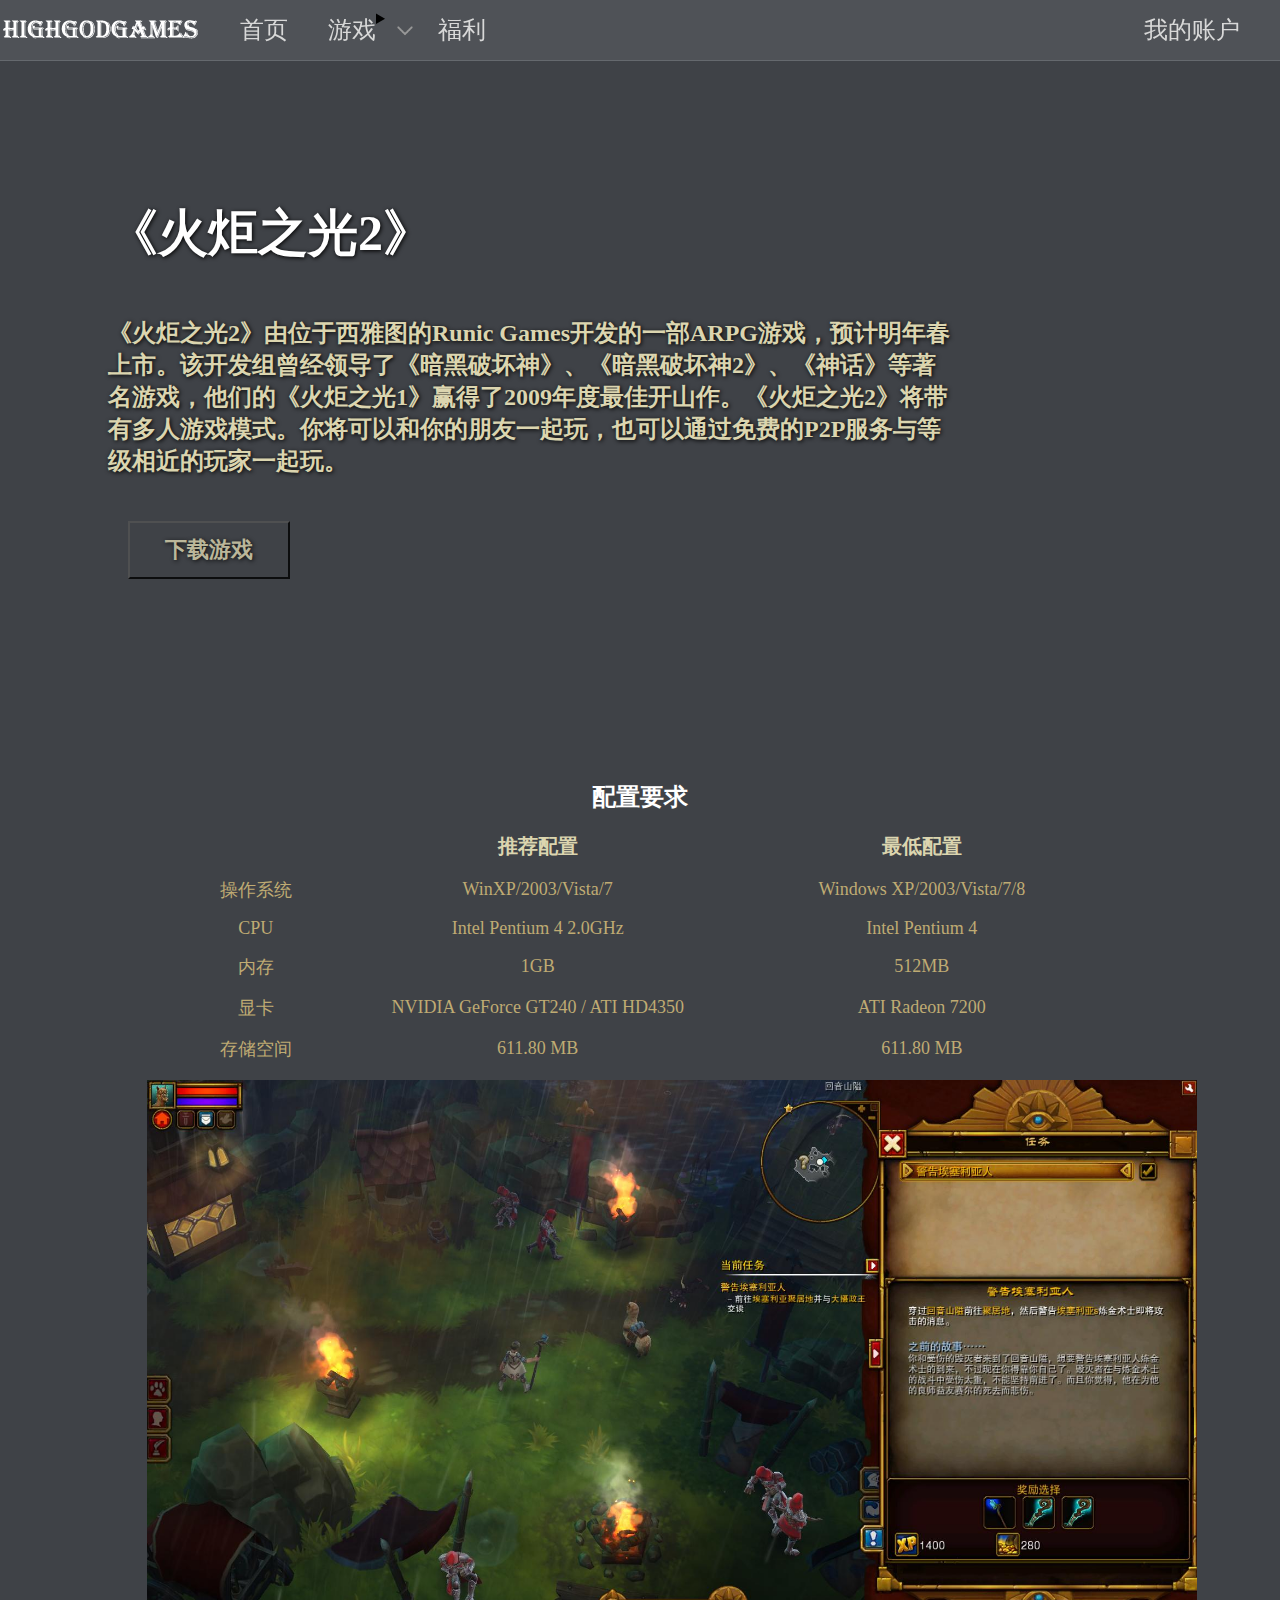
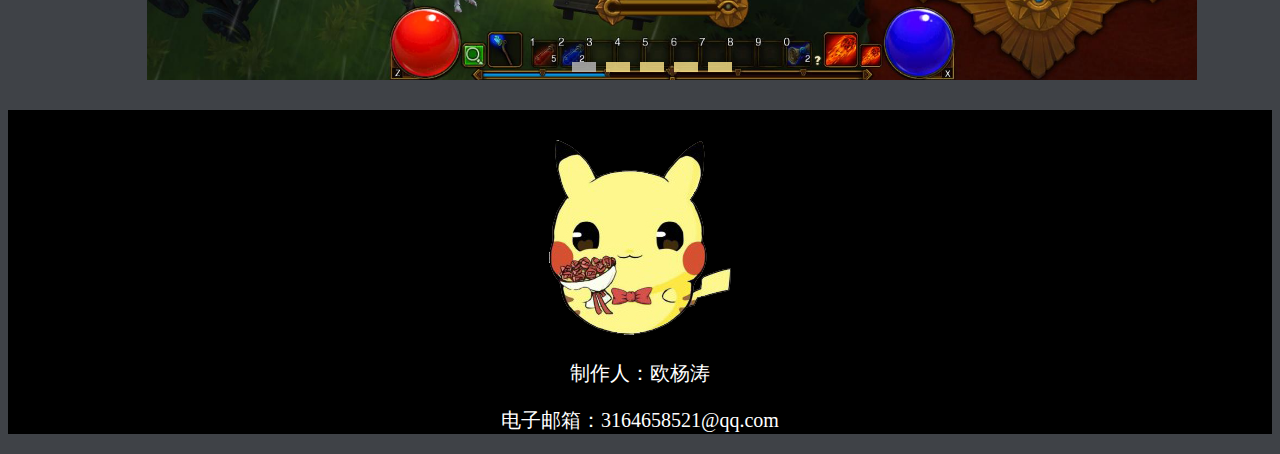
<file: semester/html/OrchlighT.html>
<!DOCTYPE html>
<html lang="en">
<head>
    <meta charset="UTF-8">
    <title>火炬之光2</title>
    <script src="http://ajax.aspnetcdn.com/ajax/jQuery/jquery-1.8.0.js"></script>
    <style>@import url(../css/Introduce.css);</style>
    <script src="../js/playimg.js"></script>
</head>
<body>

<!--视频背景-->
<video autoplay loop muted>
    <source src="https://cloud.video.taobao.com//play/u/891218760/p/1/e/6/t/1/213584060028.mp4" type="video/mp4"/>
</video>

<!--导航栏-->
<div id="navigation">
    <img src="../image/dh_logo.png" style="float: left" height="40" width="200"/>
    <a class="navigation_left" href="initiate.html">首页</a>
    <details class="details-2">
        <summary><a class="navigation_left">游戏</a></summary>
        <div class="box">
            <a href="Blade Strangers.html">
                <div class="box_div">
                    <img src="../material/Blade Strangers/logo.jpg" height="50" width="100" class="box_div_img"><br>
                    <a style="float: top;">《刃之异邦人》</a>
                </div>
            </a>
            <a href="Flight Simulator X.html">
                <div class="box_div">
                    <img src="../material/Flight Simulator X/logo.png" height="50" width="100" class="box_div_img"/><br>
                    <a style="float: top;">《微软模拟飞行10》</a>
                </div>
            </a>
            <a href="Frostpunk.html">
                <div class="box_div">
                    <img src="../material/Frostpunk/logo.jpg" height="50" width="100" class="box_div_img"/><br>
                    <a style="float: top;">《冰汽时代》</a>
                </div>
            </a>
            <a href="Hollow Knight.html">
                <div class="box_div">
                    <img src="../material/Hollow Knight/logo.jpg" height="50" width="100" class="box_div_img"/><br>
                    <a style="float: top;">《空洞骑士》</a>
                </div>
            </a>
            <a href="OrchlighT.html">
                <div class="box_div">
                    <img src="../material/OrchlighT/logo.jpg" height="50" width="100" class="box_div_img"/><br>
                    <a style="float: top;">《火炬之光2》</a>
                </div>
            </a>
            <a href="Quantum Break.html">
                <div class="box_div">
                    <img src="../material/Quantum Break/logo.jpg" height="50" width="100" class="box_div_img"/><br>
                    <a style="float: top;">《量子破碎》</a>
                </div>
            </a>
            <a href="rimworld.html">
                <div class="box_div">
                    <img src="../material/rimworld/logo.jpg" height="50" width="100" class="box_div_img"/><br>
                    <a style="float: top;">《环世界》</a>
                </div>
            </a>
            <a href="Sword Art Online.html">
                <div class="box_div">
                    <img src="../material/Sword Art Online/logo.jpg" height="50" width="100"
                         class="box_div_img"/><br>
                    <a style="float: top;">《虚空断章》</a>
                </div>
            </a>
        </div>
    </details>
    <a class="navigation_left">福利</a>
    <a class="navigation_right">我的账户</a>
</div>

<!--介绍-->
<div id="head">
    <p id="title">《火炬之光2》</p>
    <p id="introduce">《火炬之光2》由位于西雅图的Runic Games开发的一部ARPG游戏，预计明年春上市。该开发组曾经领导了《暗黑破坏神》、《暗黑破坏神2》、《神话》等著名游戏，他们的《火炬之光1》赢得了2009年度最佳开山作。《火炬之光2》将带有多人游戏模式。你将可以和你的朋友一起玩，也可以通过免费的P2P服务与等级相近的玩家一起玩。</p>
    <button id="btnDownload" onclick="window.open('https://pan.baidu.com/s/1y3ufxYgQPj8K1Sl8lcZuuA')">下载游戏</button><!--新页面打开下载链接-->
</div>

<!--配置-->
<div id="configuration">
    <table id="tablePz">
        <tr>
            <th id="th1" colspan="3">配置要求</th>
        </tr>
        <tr>
            <th class="th2"></th>
            <th class="th2">推荐配置</th>
            <th class="th2">最低配置</th>
        </tr>
        <tr>
            <td>操作系统</td>
            <td>WinXP/2003/Vista/7</td>
            <td>Windows XP/2003/Vista/7/8</td>
        </tr>
        <tr>
            <td>CPU</td>
            <td>Intel Pentium 4 2.0GHz</td>
            <td>Intel Pentium 4</td>
        </tr>
        <tr>
            <td>内存</td>
            <td>1GB</td>
            <td>512MB</td>
        </tr>
        <tr>
            <td>显卡</td>
            <td>NVIDIA GeForce GT240 / ATI HD4350</td>
            <td>ATI Radeon 7200</td>
        </tr>
        <tr>
            <td>存储空间</td>
            <td>611.80 MB</td>
            <td>611.80 MB</td>
        </tr>
    </table>
</div>


<!--轮播图-->
<div id="banner">
    <ul>
        <li class="on">
            1
        </li>
        <li>
            2
        </li>
        <li>
            3
        </li>
        <li>
            4
        </li>
        <li>
            5
        </li>
    </ul>
    <div id="banner_list">
        <a>
            <img src="../material/OrchlighT/img/t1.jpg" height="600" width="1050"/>
        </a>
        <a>
            <img src="../material/OrchlighT/img/t2.jpg" height="600" width="1050"/>
        </a>
        <a>
            <img src="../material/OrchlighT/img/t3.jpg" height="600" width="1050"/>
        </a>
        <a>
            <img src="../material/OrchlighT/img/t4.jpg" height="600" width="1050"/>
        </a>
        <a>
            <img src="../material/OrchlighT/img/t5.jpg" height="600" width="1050"/>
        </a>
    </div>
</div>

<!--下面部分的内容-->
<div id="bottom">
    <img src="../image/logo.png" height="195" width="183"/>
    <p>制作人：欧杨涛</p>
    <p>电子邮箱：3164658521@qq.com</p>
</div>
</body>
</html>
</file>
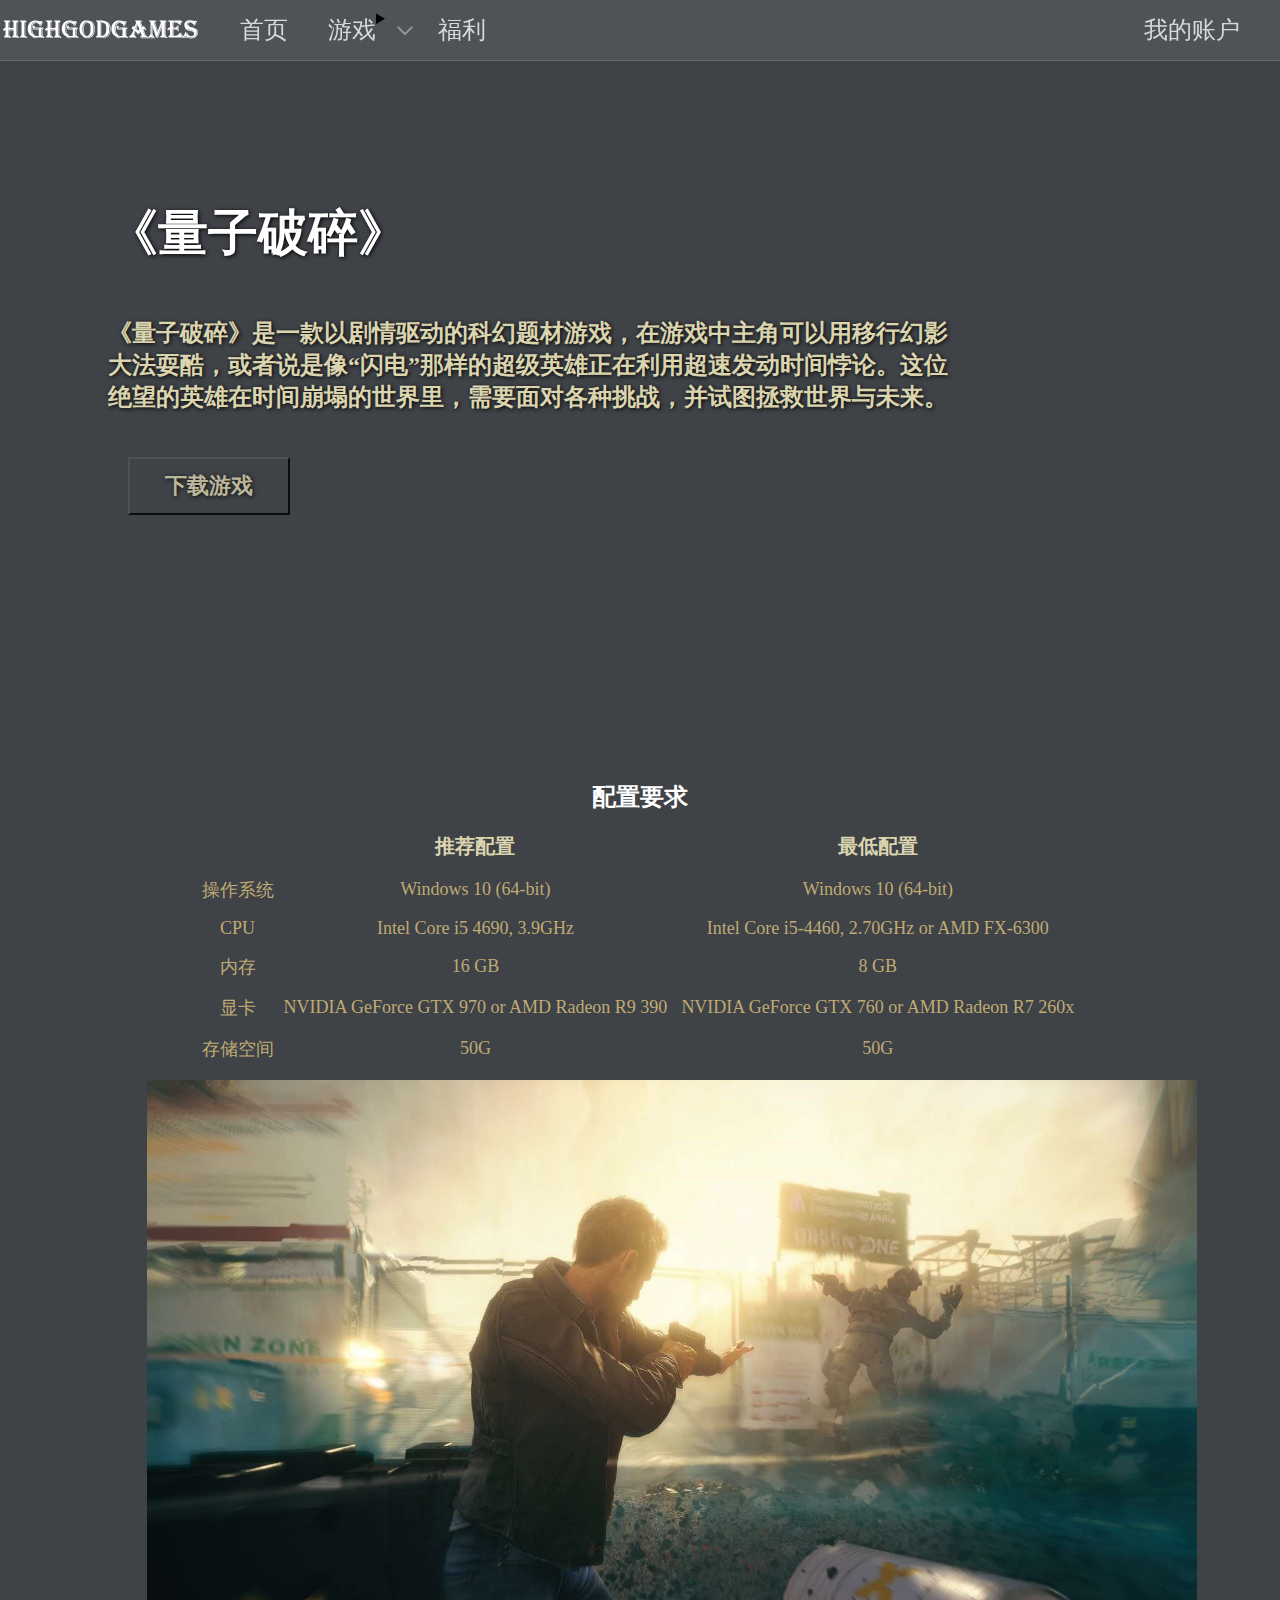
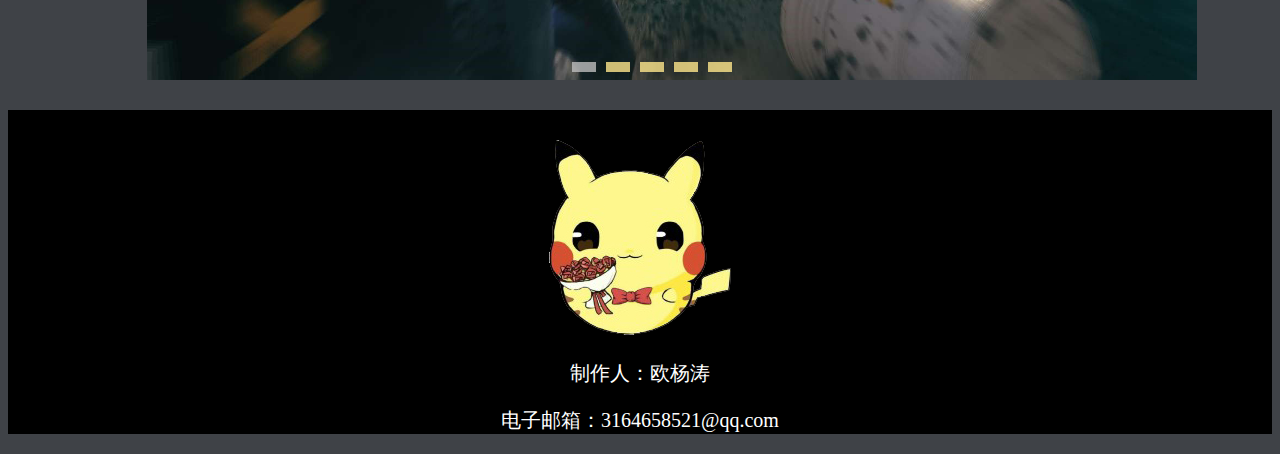
<file: semester/html/Quantum Break.html>
<!DOCTYPE html>
<html lang="en">
<head>
    <meta charset="UTF-8">
    <title>量子破碎</title>
    <script src="http://ajax.aspnetcdn.com/ajax/jQuery/jquery-1.8.0.js"></script>
    <style>@import url(../css/Introduce.css);</style>
    <script src="../js/playimg.js"></script>
</head>
<body>

<!--视频背景-->
<video autoplay loop muted>
    <source src="https://cloud.video.taobao.com//play/u/891218760/p/1/e/6/t/1/211853814185.mp4" type="video/mp4"/>
</video>

<!--导航栏-->
<div id="navigation">
    <img src="../image/dh_logo.png" style="float: left" height="40" width="200"/>
    <a class="navigation_left" href="initiate.html">首页</a>
    <details class="details-2">
        <summary><a class="navigation_left">游戏</a></summary>
        <div class="box">
            <a href="Blade Strangers.html">
                <div class="box_div">
                    <img src="../material/Blade Strangers/logo.jpg" height="50" width="100" class="box_div_img"><br>
                    <a style="float: top;">《刃之异邦人》</a>
                </div>
            </a>
            <a href="Flight Simulator X.html">
                <div class="box_div">
                    <img src="../material/Flight Simulator X/logo.png" height="50" width="100" class="box_div_img"/><br>
                    <a style="float: top;">《微软模拟飞行10》</a>
                </div>
            </a>
            <a href="Frostpunk.html">
                <div class="box_div">
                    <img src="../material/Frostpunk/logo.jpg" height="50" width="100" class="box_div_img"/><br>
                    <a style="float: top;">《冰汽时代》</a>
                </div>
            </a>
            <a href="Hollow Knight.html">
                <div class="box_div">
                    <img src="../material/Hollow Knight/logo.jpg" height="50" width="100" class="box_div_img"/><br>
                    <a style="float: top;">《空洞骑士》</a>
                </div>
            </a>
            <a href="OrchlighT.html">
                <div class="box_div">
                    <img src="../material/OrchlighT/logo.jpg" height="50" width="100" class="box_div_img"/><br>
                    <a style="float: top;">《火炬之光2》</a>
                </div>
            </a>
            <a href="Quantum Break.html">
                <div class="box_div">
                    <img src="../material/Quantum Break/logo.jpg" height="50" width="100" class="box_div_img"/><br>
                    <a style="float: top;">《量子破碎》</a>
                </div>
            </a>
            <a href="rimworld.html">
                <div class="box_div">
                    <img src="../material/rimworld/logo.jpg" height="50" width="100" class="box_div_img"/><br>
                    <a style="float: top;">《环世界》</a>
                </div>
            </a>
            <a href="Sword Art Online.html">
                <div class="box_div">
                    <img src="../material/Sword Art Online/logo.jpg" height="50" width="100"
                         class="box_div_img"/><br>
                    <a style="float: top;">《虚空断章》</a>
                </div>
            </a>
        </div>
    </details>
    <a class="navigation_left">福利</a>
    <a class="navigation_right">我的账户</a>
</div>

<!--介绍-->
<div id="head">
    <p id="title">《量子破碎》</p>
    <p id="introduce">《量子破碎》是一款以剧情驱动的科幻题材游戏，在游戏中主角可以用移行幻影大法耍酷，或者说是像“闪电”那样的超级英雄正在利用超速发动时间悖论。这位绝望的英雄在时间崩塌的世界里，需要面对各种挑战，并试图拯救世界与未来。</p>
    <button id="btnDownload" onclick="window.open('https://pan.baidu.com/s/1edw_2sW0FnX2CNKRVG4GQg')">下载游戏</button><!--新页面打开下载链接-->
</div>

<!--配置-->
<div id="configuration">
    <table id="tablePz">
        <tr>
            <th id="th1" colspan="3">配置要求</th>
        </tr>
        <tr>
            <th class="th2"></th>
            <th class="th2">推荐配置</th>
            <th class="th2">最低配置</th>
        </tr>
        <tr>
            <td>操作系统</td>
            <td>Windows 10 (64-bit)</td>
            <td>Windows 10 (64-bit)</td>
        </tr>
        <tr>
            <td>CPU</td>
            <td>Intel Core i5 4690, 3.9GHz</td>
            <td>Intel Core i5-4460, 2.70GHz or AMD FX-6300</td>
        </tr>
        <tr>
            <td>内存</td>
            <td>16 GB</td>
            <td>8 GB</td>
        </tr>
        <tr>
            <td>显卡</td>
            <td>NVIDIA GeForce GTX 970 or AMD Radeon R9 390</td>
            <td>NVIDIA GeForce GTX 760 or AMD Radeon R7 260x</td>
        </tr>
        <tr>
            <td>存储空间</td>
            <td>50G</td>
            <td>50G</td>
        </tr>
    </table>
</div>


<!--轮播图-->
<div id="banner">
    <ul>
        <li class="on">
            1
        </li>
        <li>
            2
        </li>
        <li>
            3
        </li>
        <li>
            4
        </li>
        <li>
            5
        </li>
    </ul>
    <div id="banner_list">
        <a>
            <img src="../material/Quantum Break/img/t1.jpg" height="600" width="1050"/>
        </a>
        <a>
            <img src="../material/Quantum Break/img/t2.jpg" height="600" width="1050"/>
        </a>
        <a>
            <img src="../material/Quantum Break/img/t3.jpg" height="600" width="1050"/>
        </a>
        <a>
            <img src="../material/Quantum Break/img/t4.jpg" height="600" width="1050"/>
        </a>
        <a>
            <img src="../material/Quantum Break/img/t5.jpg" height="600" width="1050"/>
        </a>
    </div>
</div>

<!--下面部分的内容-->
<div id="bottom">
    <img src="../image/logo.png" height="195" width="183"/>
    <p>制作人：欧杨涛</p>
    <p>电子邮箱：3164658521@qq.com</p>
</div>
</body>
</html>
</file>
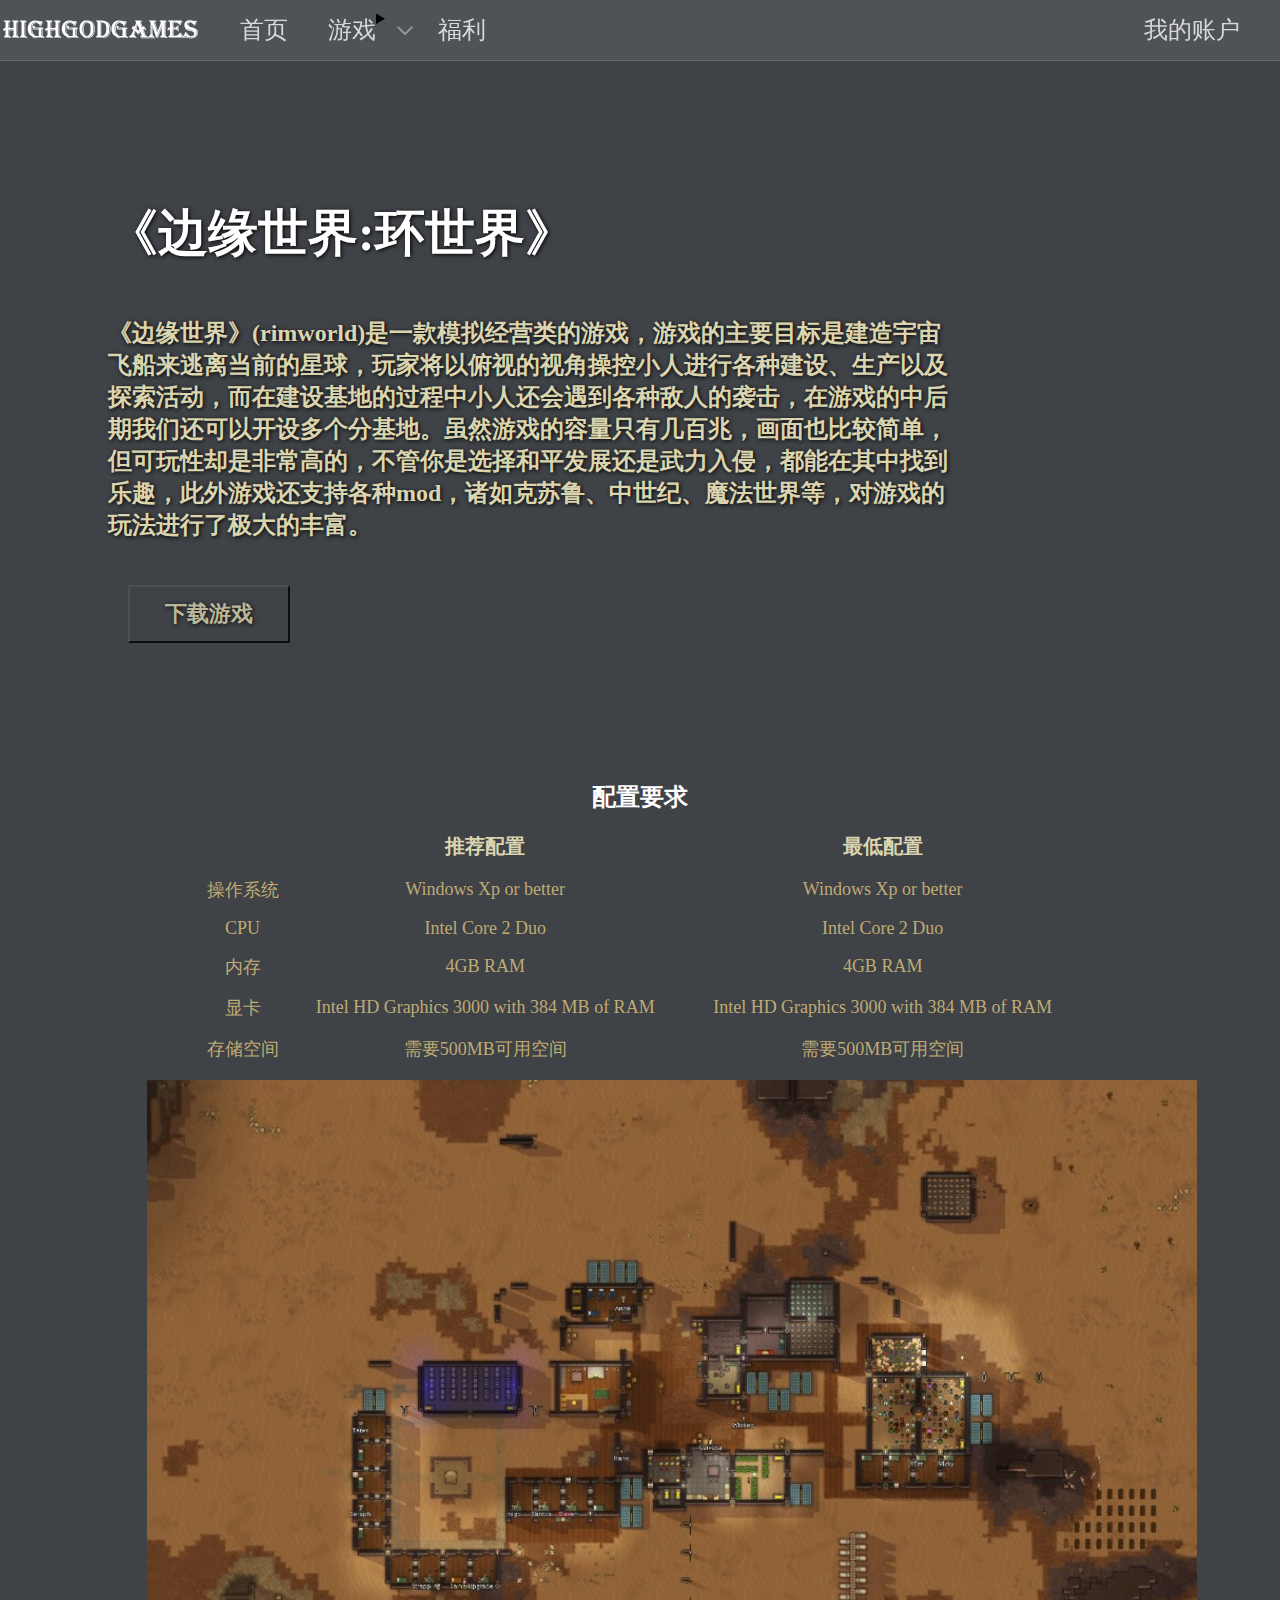
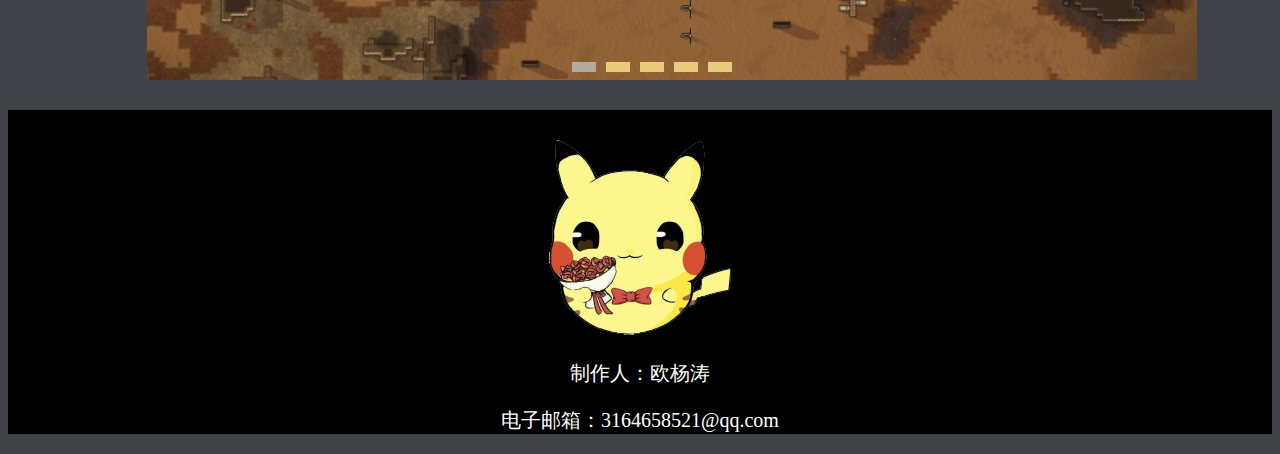
<file: semester/html/rimworld.html>
<!DOCTYPE html>
<html lang="en">
<head>
    <meta charset="UTF-8">
    <title>边缘世界:环世界</title>
    <script src="http://ajax.aspnetcdn.com/ajax/jQuery/jquery-1.8.0.js"></script>
    <style>@import url(../css/Introduce.css);</style>
    <script src="../js/playimg.js"></script>
</head>
<body>

<!--视频背景-->
<video autoplay loop muted>
    <source src="https://cloud.video.taobao.com//play/u/891218760/p/1/e/6/t/1/211281731058.mp4" type="video/mp4"/>
</video>

<!--导航栏-->
<div id="navigation">
    <img src="../image/dh_logo.png" style="float: left" height="40" width="200"/>
    <a class="navigation_left" href="initiate.html">首页</a>
    <details class="details-2">
        <summary><a class="navigation_left">游戏</a></summary>
        <div class="box">
            <a href="Blade Strangers.html">
                <div class="box_div">
                    <img src="../material/Blade Strangers/logo.jpg" height="50" width="100" class="box_div_img"><br>
                    <a style="float: top;">《刃之异邦人》</a>
                </div>
            </a>
            <a href="Flight Simulator X.html">
                <div class="box_div">
                    <img src="../material/Flight Simulator X/logo.png" height="50" width="100" class="box_div_img"/><br>
                    <a style="float: top;">《微软模拟飞行10》</a>
                </div>
            </a>
            <a href="Frostpunk.html">
                <div class="box_div">
                    <img src="../material/Frostpunk/logo.jpg" height="50" width="100" class="box_div_img"/><br>
                    <a style="float: top;">《冰汽时代》</a>
                </div>
            </a>
            <a href="Hollow Knight.html">
                <div class="box_div">
                    <img src="../material/Hollow Knight/logo.jpg" height="50" width="100" class="box_div_img"/><br>
                    <a style="float: top;">《空洞骑士》</a>
                </div>
            </a>
            <a href="OrchlighT.html">
                <div class="box_div">
                    <img src="../material/OrchlighT/logo.jpg" height="50" width="100" class="box_div_img"/><br>
                    <a style="float: top;">《火炬之光2》</a>
                </div>
            </a>
            <a href="Quantum Break.html">
                <div class="box_div">
                    <img src="../material/Quantum Break/logo.jpg" height="50" width="100" class="box_div_img"/><br>
                    <a style="float: top;">《量子破碎》</a>
                </div>
            </a>
            <a href="rimworld.html">
                <div class="box_div">
                    <img src="../material/rimworld/logo.jpg" height="50" width="100" class="box_div_img"/><br>
                    <a style="float: top;">《环世界》</a>
                </div>
            </a>
            <a href="Sword Art Online.html">
                <div class="box_div">
                    <img src="../material/Sword Art Online/logo.jpg" height="50" width="100"
                         class="box_div_img"/><br>
                    <a style="float: top;">《虚空断章》</a>
                </div>
            </a>
        </div>
    </details>
    <a class="navigation_left">福利</a>
    <a class="navigation_right">我的账户</a>
</div>

<!--介绍-->
<div id="head">
    <p id="title">《边缘世界:环世界》</p>
    <p id="introduce">
        《边缘世界》(rimworld)是一款模拟经营类的游戏，游戏的主要目标是建造宇宙飞船来逃离当前的星球，玩家将以俯视的视角操控小人进行各种建设、生产以及探索活动，而在建设基地的过程中小人还会遇到各种敌人的袭击，在游戏的中后期我们还可以开设多个分基地。虽然游戏的容量只有几百兆，画面也比较简单，但可玩性却是非常高的，不管你是选择和平发展还是武力入侵，都能在其中找到乐趣，此外游戏还支持各种mod，诸如克苏鲁、中世纪、魔法世界等，对游戏的玩法进行了极大的丰富。</p>
    <button id="btnDownload" onclick="window.open('https://pan.baidu.com/s/1zB5Dsxa9BZjmLJ9SPBu9sg')">下载游戏</button>
    <!--新页面打开下载链接-->
</div>

<!--配置-->
<div id="configuration">
    <table id="tablePz">
        <tr>
            <th id="th1" colspan="3">配置要求</th>
        </tr>
        <tr>
            <th class="th2"></th>
            <th class="th2">推荐配置</th>
            <th class="th2">最低配置</th>
        </tr>
        <tr>
            <td>操作系统</td>
            <td>Windows Xp or better</td>
            <td>Windows Xp or better</td>
        </tr>
        <tr>
            <td>CPU</td>
            <td>Intel Core 2 Duo</td>
            <td>Intel Core 2 Duo</td>
        </tr>
        <tr>
            <td>内存</td>
            <td>4GB RAM</td>
            <td>4GB RAM</td>
        </tr>
        <tr>
            <td>显卡</td>
            <td>Intel HD Graphics 3000 with 384 MB of RAM</td>
            <td>Intel HD Graphics 3000 with 384 MB of RAM</td>
        </tr>
        <tr>
            <td>存储空间</td>
            <td>需要500MB可用空间</td>
            <td>需要500MB可用空间</td>
        </tr>
    </table>
</div>


<!--轮播图-->
<div id="banner">
    <ul>
        <li class="on">
            1
        </li>
        <li>
            2
        </li>
        <li>
            3
        </li>
        <li>
            4
        </li>
        <li>
            5
        </li>
    </ul>
    <div id="banner_list">
        <a>
            <img src="../material/rimworld/img/t1.jpg" height="600" width="1050"/>
        </a>
        <a>
            <img src="../material/rimworld/img/t2.jpg" height="600" width="1050"/>
        </a>
        <a>
            <img src="../material/rimworld/img/t3.jpg" height="600" width="1050"/>
        </a>
        <a>
            <img src="../material/rimworld/img/t4.jpg" height="600" width="1050"/>
        </a>
        <a>
            <img src="../material/rimworld/img/t5.jpg" height="600" width="1050"/>
        </a>
    </div>
</div>

<!--下面部分的内容-->
<div id="bottom">
    <img src="../image/logo.png" height="195" width="183"/>
    <p>制作人：欧杨涛</p>
    <p>电子邮箱：3164658521@qq.com</p>
</div>
</body>
</html>
</file>
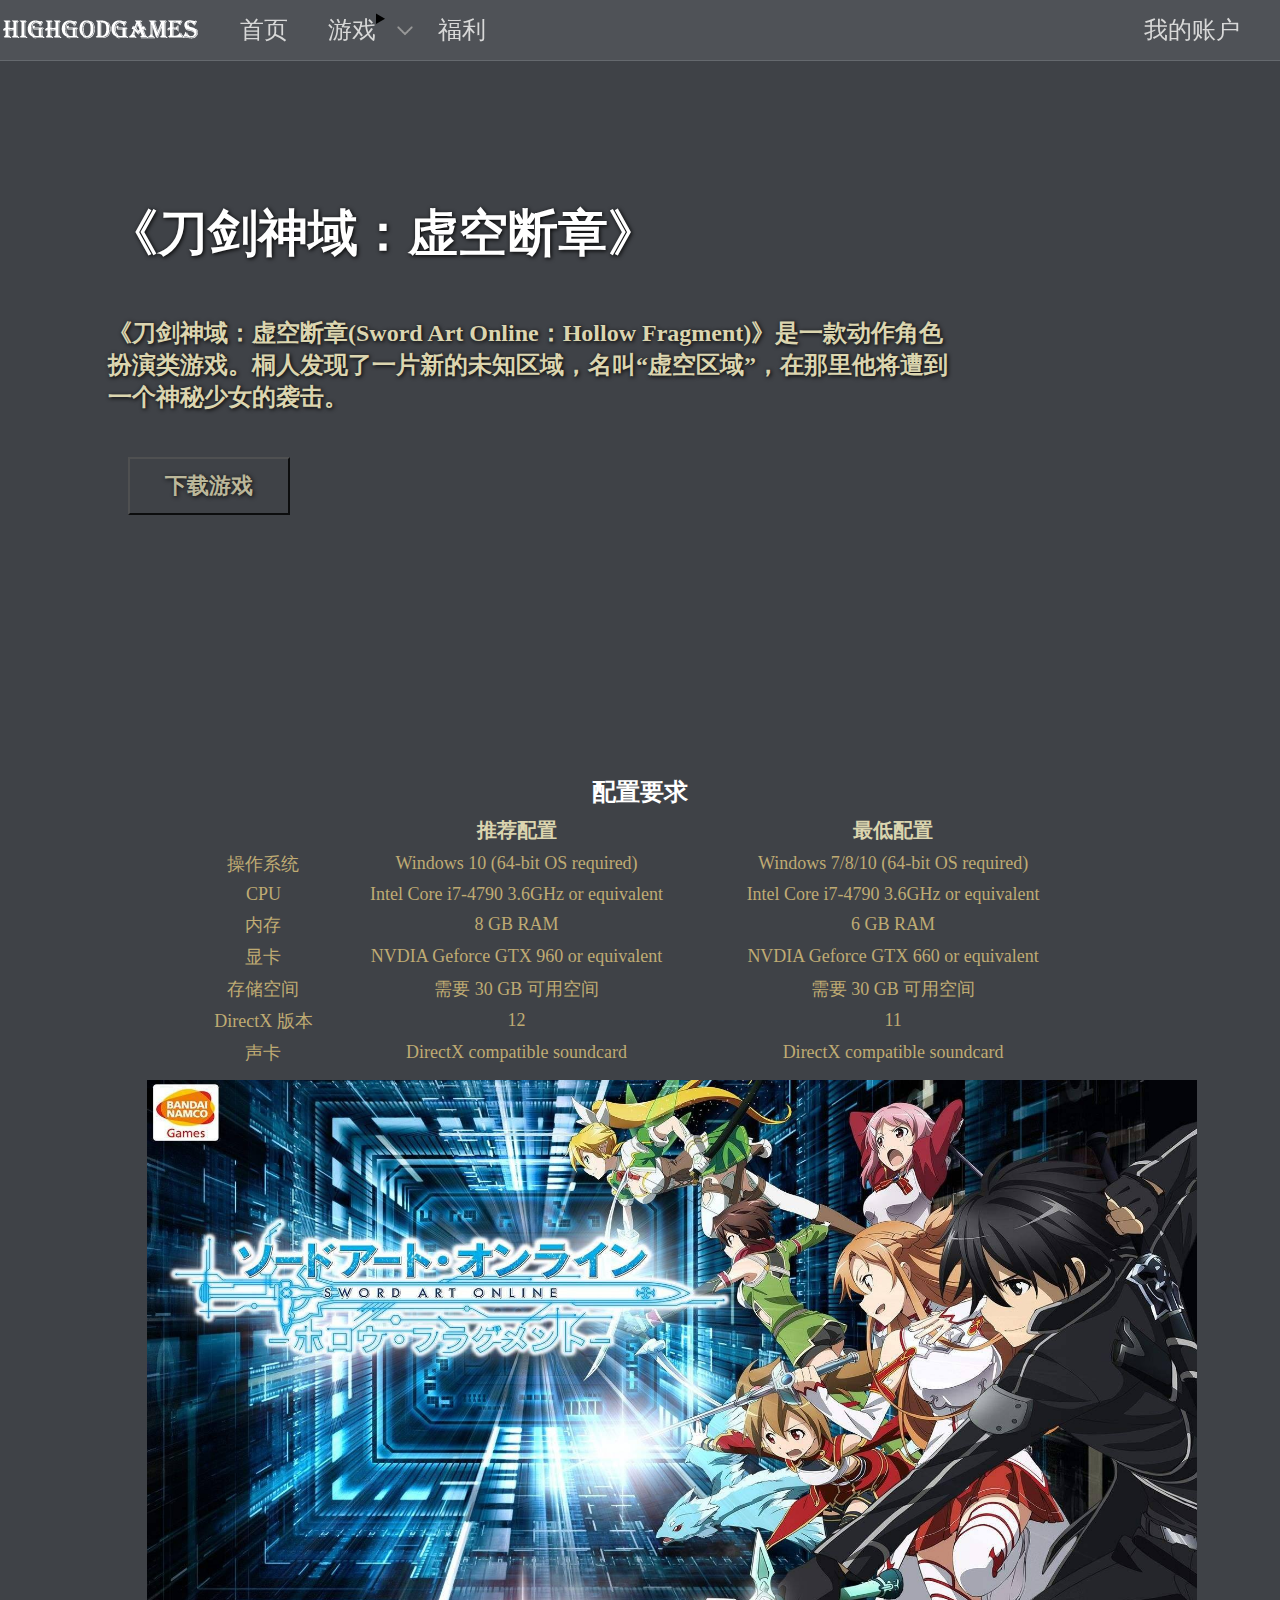
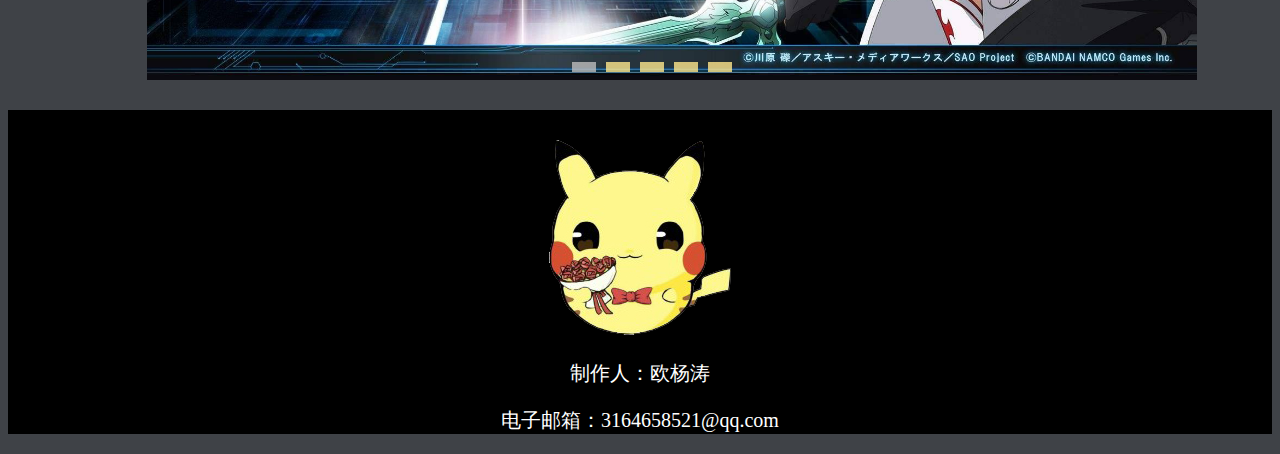
<file: semester/html/Sword Art Online.html>
<!DOCTYPE html>
<html lang="en">
<head>
    <meta charset="UTF-8">
    <title>刀剑神域：虚空断章</title>
    <script src="http://ajax.aspnetcdn.com/ajax/jQuery/jquery-1.8.0.js"></script>
    <style>@import url(../css/Introduce.css);</style>
    <script src="../js/playimg.js"></script>
</head>
<body>

<!--视频背景-->
<video autoplay loop muted>
    <source src="http://cloud.video.taobao.com//play/u/891218760/p/1/e/6/t/1/50270728983.mp4" type="video/mp4"/>
</video>

<!--导航栏-->
<div id="navigation">
    <img src="../image/dh_logo.png" style="float: left" height="40" width="200"/>
    <a class="navigation_left" href="initiate.html">首页</a>
    <details class="details-2">
        <summary><a class="navigation_left">游戏</a></summary>
        <div class="box">
            <a href="Blade Strangers.html">
                <div class="box_div">
                    <img src="../material/Blade Strangers/logo.jpg" height="50" width="100" class="box_div_img"><br>
                    <a style="float: top;">《刃之异邦人》</a>
                </div>
            </a>
            <a href="Flight Simulator X.html">
                <div class="box_div">
                    <img src="../material/Flight Simulator X/logo.png" height="50" width="100" class="box_div_img"/><br>
                    <a style="float: top;">《微软模拟飞行10》</a>
                </div>
            </a>
            <a href="Frostpunk.html">
                <div class="box_div">
                    <img src="../material/Frostpunk/logo.jpg" height="50" width="100" class="box_div_img"/><br>
                    <a style="float: top;">《冰汽时代》</a>
                </div>
            </a>
            <a href="Hollow Knight.html">
                <div class="box_div">
                    <img src="../material/Hollow Knight/logo.jpg" height="50" width="100" class="box_div_img"/><br>
                    <a style="float: top;">《空洞骑士》</a>
                </div>
            </a>
            <a href="OrchlighT.html">
                <div class="box_div">
                    <img src="../material/OrchlighT/logo.jpg" height="50" width="100" class="box_div_img"/><br>
                    <a style="float: top;">《火炬之光2》</a>
                </div>
            </a>
            <a href="Quantum Break.html">
                <div class="box_div">
                    <img src="../material/Quantum Break/logo.jpg" height="50" width="100" class="box_div_img"/><br>
                    <a style="float: top;">《量子破碎》</a>
                </div>
            </a>
            <a href="rimworld.html">
                <div class="box_div">
                    <img src="../material/rimworld/logo.jpg" height="50" width="100" class="box_div_img"/><br>
                    <a style="float: top;">《环世界》</a>
                </div>
            </a>
            <a href="Sword Art Online.html">
                <div class="box_div">
                    <img src="../material/Sword Art Online/logo.jpg" height="50" width="100"
                         class="box_div_img"/><br>
                    <a style="float: top;">《虚空断章》</a>
                </div>
            </a>
        </div>
    </details>
    <a class="navigation_left">福利</a>
    <a class="navigation_right">我的账户</a>
</div>

<!--介绍-->
<div id="head">
    <p id="title">《刀剑神域：虚空断章》</p>
    <p id="introduce">《刀剑神域：虚空断章(Sword Art Online：Hollow
        Fragment)》是一款动作角色扮演类游戏。桐人发现了一片新的未知区域，名叫“虚空区域”，在那里他将遭到一个神秘少女的袭击。</p>
    <button id="btnDownload" onclick="window.open('https://pan.baidu.com/s/1iEZoRApiqbVL7odmiD709w')">下载游戏</button>
    <!--新页面打开下载链接-->
</div>

<!--配置-->
<div id="configuration">
    <table id="tablePz">
        <tr>
            <th id="th1" colspan="3">配置要求</th>
        </tr>
        <tr>
            <th class="th2"></th>
            <th class="th2">推荐配置</th>
            <th class="th2">最低配置</th>
        </tr>
        <tr>
            <td>操作系统</td>
            <td>Windows 10 (64-bit OS required)</td>
            <td>Windows 7/8/10 (64-bit OS required)</td>
        </tr>
        <tr>
            <td>CPU</td>
            <td>Intel Core i7-4790 3.6GHz or equivalent</td>
            <td>Intel Core i7-4790 3.6GHz or equivalent</td>
        </tr>
        <tr>
            <td>内存</td>
            <td>8 GB RAM</td>
            <td>6 GB RAM</td>
        </tr>
        <tr>
            <td>显卡</td>
            <td>NVDIA Geforce GTX 960 or equivalent</td>
            <td>NVDIA Geforce GTX 660 or equivalent</td>
        </tr>
        <tr>
            <td>存储空间</td>
            <td>需要 30 GB 可用空间</td>
            <td>需要 30 GB 可用空间</td>
        </tr>
        <tr>
            <td>DirectX 版本</td>
            <td>12</td>
            <td>11</td>
        </tr>
        <tr>
            <td>声卡</td>
            <td>DirectX compatible soundcard</td>
            <td>DirectX compatible soundcard</td>
        </tr>
    </table>
</div>


<!--轮播图-->
<div id="banner">
    <ul>
        <li class="on">
            1
        </li>
        <li>
            2
        </li>
        <li>
            3
        </li>
        <li>
            4
        </li>
        <li>
            5
        </li>
    </ul>
    <div id="banner_list">
        <a>
            <img src="../material/Sword Art Online/img/t1.jpg" height="600" width="1050"/>
        </a>
        <a>
            <img src="../material/Sword Art Online/img/t2.jpg" height="600" width="1050"/>
        </a>
        <a>
            <img src="../material/Sword Art Online/img/t3.jpg" height="600" width="1050"/>
        </a>
        <a>
            <img src="../material/Sword Art Online/img/t4.jpg" height="600" width="1050"/>
        </a>
        <a>
            <img src="../material/Sword Art Online/img/t5.jpg" height="600" width="1050"/>
        </a>
    </div>
</div>

<!--下面部分的内容-->
<div id="bottom">
    <img src="../image/logo.png" height="195" width="183"/>
    <p>制作人：欧杨涛</p>
    <p>电子邮箱：3164658521@qq.com</p>
</div>
</body>
</html>
</file>
